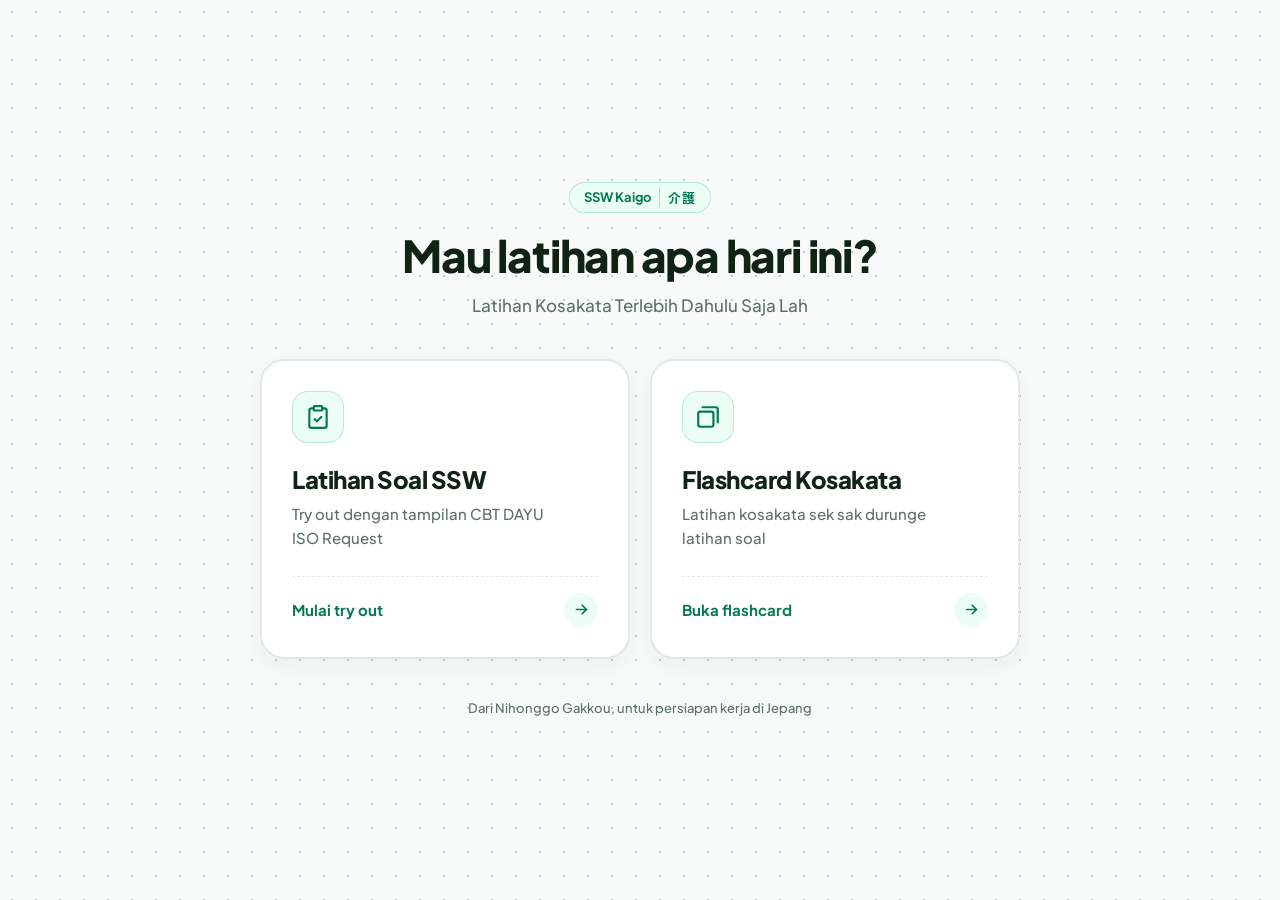
<file: index.html>
<!DOCTYPE html>
<html lang="id">
<head>
  <meta charset="UTF-8">
  <meta name="viewport" content="width=device-width, initial-scale=1, viewport-fit=cover">
  <title>SSW Kaigo | Portal Belajar</title>
  <meta name="description" content="Latihan try out CBT dan flashcard kosakata untuk persiapan ujian SSW Kaigo.">

  <link rel="preconnect" href="https://fonts.googleapis.com">
  <link rel="preconnect" href="https://fonts.gstatic.com" crossorigin>
  <link href="https://fonts.googleapis.com/css2?family=Plus+Jakarta+Sans:wght@500;600;700;800&family=Zen+Kaku+Gothic+New:wght@500;700&display=swap" rel="stylesheet">
  <link rel="stylesheet" href="style.css">
  <script src="script.js" defer></script>
</head>
<body>

  <main class="center-hub">

    <header class="hub-header">
      <span class="hub-pill">SSW Kaigo <span lang="ja" class="hub-pill-jp">介護</span></span>
      <h1 class="hub-title">Mau latihan apa hari ini?</h1>
      <p class="hub-subtitle">Latihan Kosakata Terlebih Dahulu Saja Lah</p>
    </header>

    <nav class="cards-grid" aria-label="Pilihan metode belajar">

      <a href="Tampilan 2/index.html" class="hub-card card-exam">
        <div class="card-icon-wrap" aria-hidden="true">
          <svg viewBox="0 0 24 24" fill="none" stroke="currentColor" stroke-width="2" stroke-linecap="round" stroke-linejoin="round">
            <rect x="8" y="2" width="8" height="4" rx="1"></rect>
            <path d="M16 4h2a2 2 0 0 1 2 2v14a2 2 0 0 1-2 2H6a2 2 0 0 1-2-2V6a2 2 0 0 1 2-2h2"></path>
            <path d="m9 14 2 2 4-4"></path>
          </svg>
        </div>
        <div class="card-text">
          <h2 class="card-heading">Latihan Soal SSW</h2>
          <p class="card-desc">Try out dengan tampilan CBT DAYU ISO Request</p>
        </div>
        <div class="card-action-bar">
          <span class="action-label">Mulai try out</span>
          <span class="arrow-circle" aria-hidden="true">
            <svg viewBox="0 0 24 24" fill="none" stroke="currentColor" stroke-width="2.4" stroke-linecap="round" stroke-linejoin="round">
              <path d="M5 12h14"></path>
              <path d="m13 6 6 6-6 6"></path>
            </svg>
          </span>
        </div>
      </a>

      <a href="Tampilan 1/index.html" class="hub-card card-flashcard">
        <div class="card-icon-wrap" aria-hidden="true">
          <svg viewBox="0 0 24 24" fill="none" stroke="currentColor" stroke-width="2" stroke-linecap="round" stroke-linejoin="round">
            <rect x="3" y="7" width="14" height="14" rx="2"></rect>
            <path d="M7 3h12a2 2 0 0 1 2 2v12"></path>
          </svg>
        </div>
        <div class="card-text">
          <h2 class="card-heading">Flashcard Kosakata</h2>
          <p class="card-desc">Latihan kosakata sek sak durunge latihan soal </p>
        </div>
        <div class="card-action-bar">
          <span class="action-label">Buka flashcard</span>
          <span class="arrow-circle" aria-hidden="true">
            <svg viewBox="0 0 24 24" fill="none" stroke="currentColor" stroke-width="2.4" stroke-linecap="round" stroke-linejoin="round">
              <path d="M5 12h14"></path>
              <path d="m13 6 6 6-6 6"></path>
            </svg>
          </span>
        </div>
      </a>

    </nav>

    <footer class="hub-footer">
      <p>Dari Nihonggo Gakkou, untuk persiapan kerja di Jepang</p>
    </footer>
  </main>

</body>
</html>
</file>
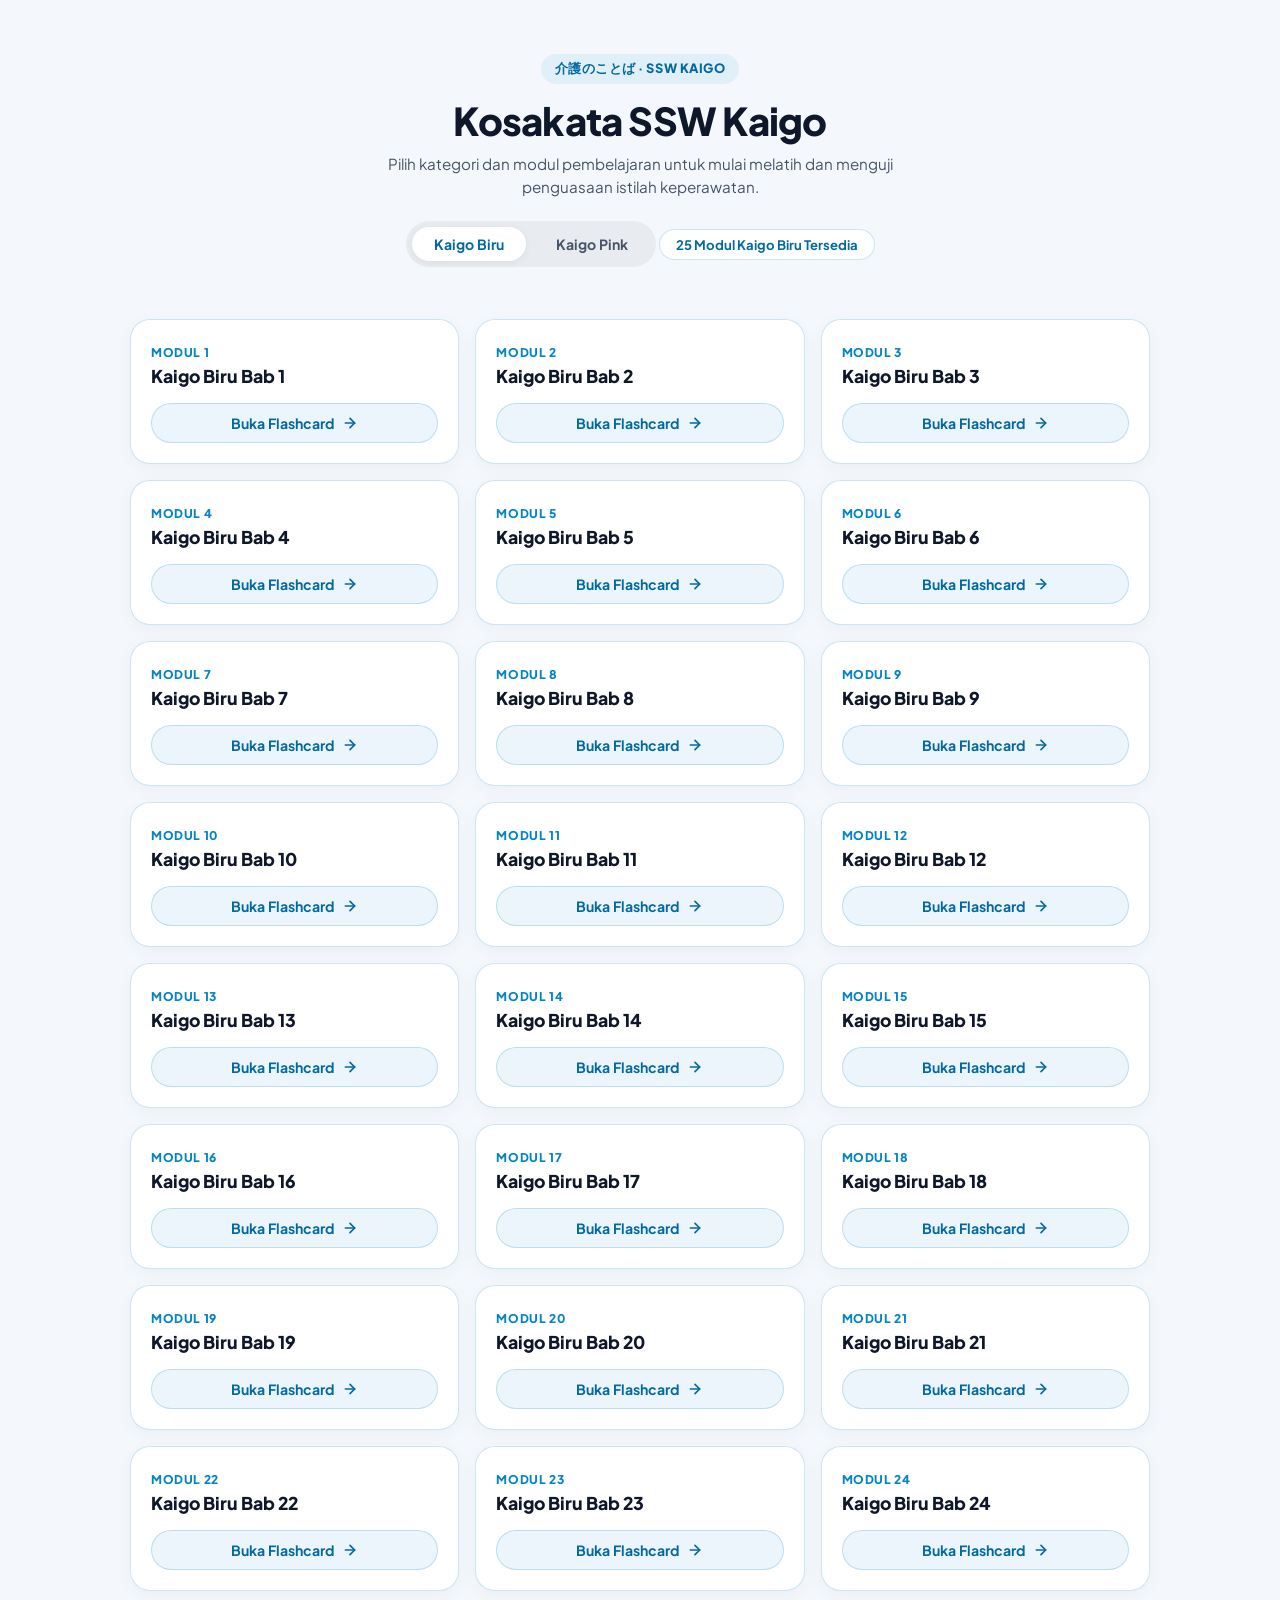
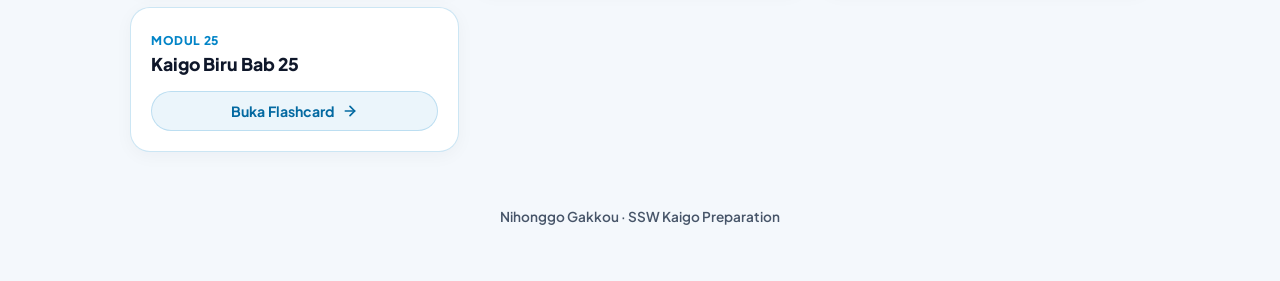
<file: Tampilan 1/index.html>
<!DOCTYPE html>
<html lang="id">
<head>
  <meta charset="UTF-8">
  <meta name="viewport" content="width=device-width, initial-scale=1.0, maximum-scale=1.0, user-scalable=no">
  <title>Kosakata SSW Kaigo — Nihonggo Gakkou</title>
  <link rel="preconnect" href="https://fonts.googleapis.com">
  <link rel="preconnect" href="https://fonts.gstatic.com" crossorigin>
  <link href="https://fonts.googleapis.com/css2?family=Plus+Jakarta+Sans:wght@500;600;700;800&family=Zen+Kaku+Gothic+New:wght@700;900&display=swap" rel="stylesheet">
  <link rel="stylesheet" href="style.css">
</head>
<body class="home-body theme-blue">

  <main class="page-container">
    <header class="hero-header">
      <div class="badge-tag">介護のことば · SSW KAIGO</div>
      <h1 class="hero-title">Kosakata SSW Kaigo</h1>
      <p class="hero-desc">Pilih kategori dan modul pembelajaran untuk mulai melatih dan menguji penguasaan istilah keperawatan.</p>
      
      <!-- Tombol Pemilihan Kategori -->
      <div class="category-switcher" role="tablist" aria-label="Kategori Kaigo">
        <button type="button" class="tab-btn active" data-type="blue" role="tab" aria-selected="true">Kaigo Biru</button>
        <button type="button" class="tab-btn" data-type="pink" role="tab" aria-selected="false">Kaigo Pink</button>
      </div>

      <div class="status-pill">
        <span id="moduleCountText">25 Modul Kaigo Biru Tersedia</span>
      </div>
    </header>

    <!-- Grid Kartu Modul -->
    <section class="module-grid" id="moduleGrid"></section>

    <footer class="main-footer">
      <span>Nihonggo Gakkou · SSW Kaigo Preparation</span>
    </footer>
  </main>

  <script src="script.js"></script>
</body>
</html>
</file>
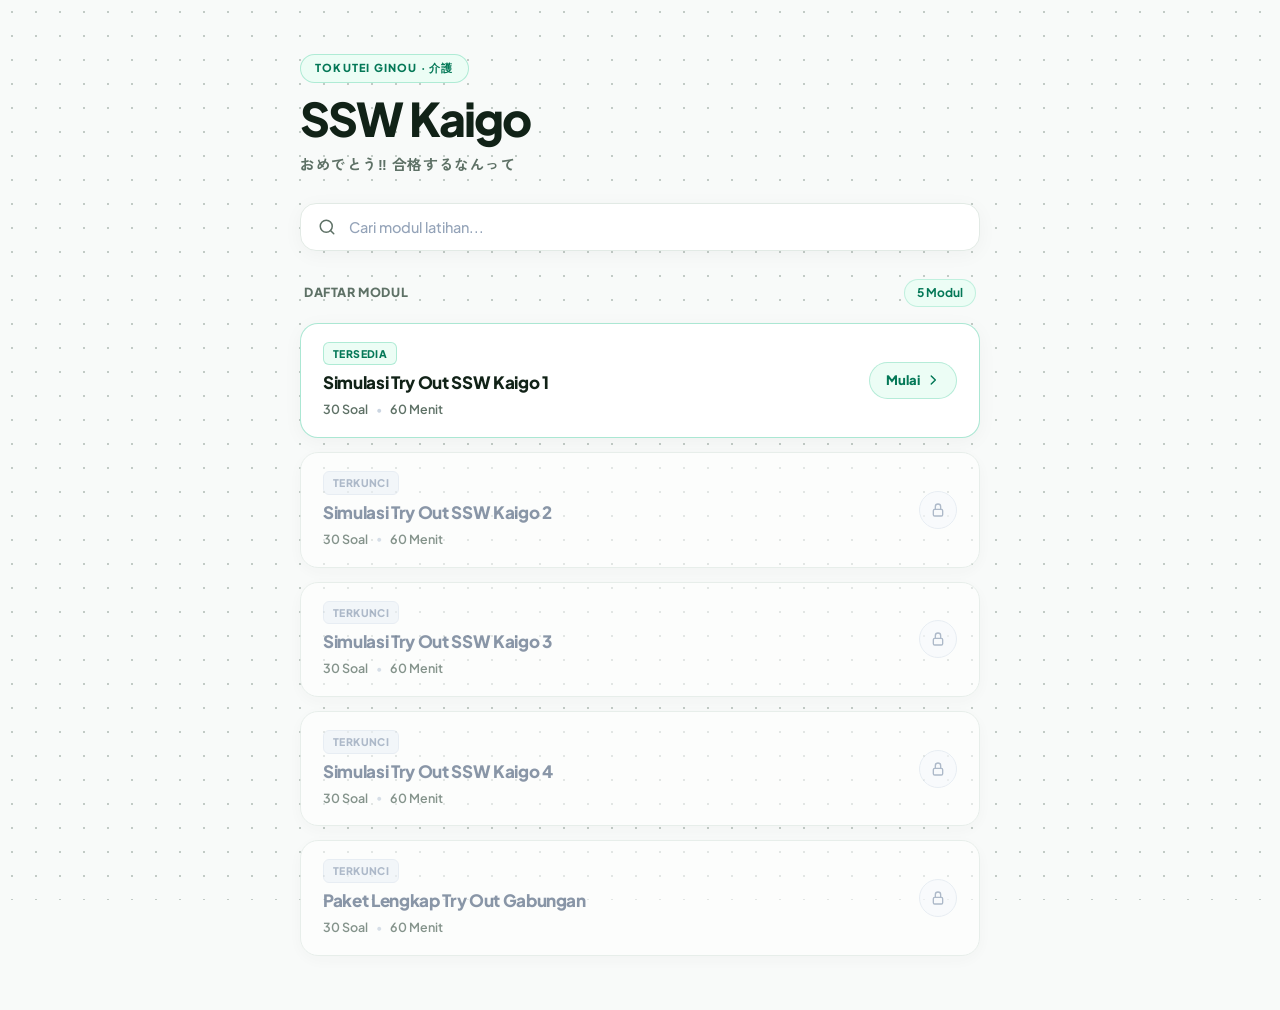
<file: Tampilan 2/index.html>
<!DOCTYPE html>
<html lang="id">
<head>
  <meta charset="UTF-8">
  <meta name="viewport" content="width=device-width, initial-scale=1.0, maximum-scale=1.0, user-scalable=no">
  <title>SSW Kaigo - Portal Ujian</title>

  <!-- Google Fonts: Plus Jakarta Sans & Zen Kaku Gothic New -->
  <link rel="preconnect" href="https://fonts.googleapis.com">
  <link rel="preconnect" href="https://fonts.gstatic.com" crossorigin>
  <link href="https://fonts.googleapis.com/css2?family=Plus+Jakarta+Sans:wght@500;600;700;800;900&family=Zen+Kaku+Gothic+New:wght@500;700;900&display=swap" rel="stylesheet">
  <link rel="stylesheet" href="style.css">
</head>
<body>

  <main class="portal-wrapper">
    <!-- Header -->
    <header class="portal-header">
      <div class="category-pill">TOKUTEI GINOU · 介護</div>
      <h1 class="main-title">SSW Kaigo</h1>
      <p class="subtitle">おめでとう‼ 合格するなんって</p>
    </header>

    <!-- Search Input -->
    <div class="search-box">
      <svg class="search-icon" viewBox="0 0 24 24" fill="none" stroke="currentColor">
        <circle cx="11" cy="11" r="8" stroke-width="2"/>
        <line x1="21" y1="21" x2="16.65" y2="16.65" stroke-width="2" stroke-linecap="round"/>
      </svg>
      <input type="text" id="searchInput" placeholder="Cari modul latihan..." autocomplete="off" spellcheck="false">
    </div>

    <!-- Cards List (Lurus ke Bawah) -->
    <section class="exercise-section">
      <div class="section-meta">
        <span class="count-label">Daftar Modul</span>
        <span class="badge-total" id="totalBadge">5 Modul</span>
      </div>

      <div class="exercise-list" id="exerciseGrid">
        <!-- Item 1: Active -->
        <article class="exercise-card active" data-title="Simulasi Try Out SSW Kaigo 1">
          <a href="Question 1/index.html" class="card-action">
            <div class="card-left">
              <div class="status-indicator available">Tersedia</div>
              <h2 class="subtext">Simulasi Try Out SSW Kaigo 1</h2>
              <div class="card-meta">
                <span class="detail-tag">30 Soal</span>
                <span class="meta-dot">&bull;</span>
                <span class="detail-tag">60 Menit</span>
              </div>
            </div>
            <div class="card-right">
              <div class="action-btn">
                <span>Mulai</span>
                <svg class="chevron-icon" viewBox="0 0 24 24" fill="none" stroke="currentColor">
                  <path stroke-linecap="round" stroke-linejoin="round" stroke-width="2.5" d="M9 5l7 7-7 7" />
                </svg>
              </div>
            </div>
          </a>
        </article>

        <!-- Item 2: Locked -->
        <article class="exercise-card locked" data-title="Simulasi Try Out SSW Kaigo 2">
          <a href="#" class="card-action">
            <div class="card-left">
              <div class="status-indicator unavailable">Terkunci</div>
              <h2 class="subtext">Simulasi Try Out SSW Kaigo 2</h2>
              <div class="card-meta">
                <span class="detail-tag">30 Soal</span>
                <span class="meta-dot">&bull;</span>
                <span class="detail-tag">60 Menit</span>
              </div>
            </div>
            <div class="card-right">
              <div class="lock-indicator">
                <svg class="lock-icon" viewBox="0 0 24 24" fill="none" stroke="currentColor">
                  <rect x="5" y="11" width="14" height="10" rx="2" stroke-width="2"/>
                  <path d="M8 11V7a4 4 0 018 0v4" stroke-width="2"/>
                </svg>
              </div>
            </div>
          </a>
        </article>

        <!-- Item 3: Locked -->
        <article class="exercise-card locked" data-title="Simulasi Try Out SSW Kaigo 3">
          <a href="#" class="card-action">
            <div class="card-left">
              <div class="status-indicator unavailable">Terkunci</div>
              <h2 class="subtext">Simulasi Try Out SSW Kaigo 3</h2>
              <div class="card-meta">
                <span class="detail-tag">30 Soal</span>
                <span class="meta-dot">&bull;</span>
                <span class="detail-tag">60 Menit</span>
              </div>
            </div>
            <div class="card-right">
              <div class="lock-indicator">
                <svg class="lock-icon" viewBox="0 0 24 24" fill="none" stroke="currentColor">
                  <rect x="5" y="11" width="14" height="10" rx="2" stroke-width="2"/>
                  <path d="M8 11V7a4 4 0 018 0v4" stroke-width="2"/>
                </svg>
              </div>
            </div>
          </a>
        </article>

        <!-- Item 4: Locked -->
        <article class="exercise-card locked" data-title="Simulasi Try Out SSW Kaigo 4">
          <a href="#" class="card-action">
            <div class="card-left">
              <div class="status-indicator unavailable">Terkunci</div>
              <h2 class="subtext">Simulasi Try Out SSW Kaigo 4</h2>
              <div class="card-meta">
                <span class="detail-tag">30 Soal</span>
                <span class="meta-dot">&bull;</span>
                <span class="detail-tag">60 Menit</span>
              </div>
            </div>
            <div class="card-right">
              <div class="lock-indicator">
                <svg class="lock-icon" viewBox="0 0 24 24" fill="none" stroke="currentColor">
                  <rect x="5" y="11" width="14" height="10" rx="2" stroke-width="2"/>
                  <path d="M8 11V7a4 4 0 018 0v4" stroke-width="2"/>
                </svg>
              </div>
            </div>
          </a>
        </article>

        <!-- Item 5: Locked -->
        <article class="exercise-card locked" data-title="Paket Lengkap Try Out Gabungan">
          <a href="#" class="card-action">
            <div class="card-left">
              <div class="status-indicator unavailable">Terkunci</div>
              <h2 class="subtext">Paket Lengkap Try Out Gabungan</h2>
              <div class="card-meta">
                <span class="detail-tag">30 Soal</span>
                <span class="meta-dot">&bull;</span>
                <span class="detail-tag">60 Menit</span>
              </div>
            </div>
            <div class="card-right">
              <div class="lock-indicator">
                <svg class="lock-icon" viewBox="0 0 24 24" fill="none" stroke="currentColor">
                  <rect x="5" y="11" width="14" height="10" rx="2" stroke-width="2"/>
                  <path d="M8 11V7a4 4 0 018 0v4" stroke-width="2"/>
                </svg>
              </div>
            </div>
          </a>
        </article>
      </div>

      <div id="noResults" class="no-results hidden">
        Modul latihan tidak ditemukan.
      </div>
    </section>
  </main>

  <div id="toast" class="toast hidden">Paket simulasi ini belum dibuka.</div>

  <script src="script.js"></script>
</body>
</html>
</file>
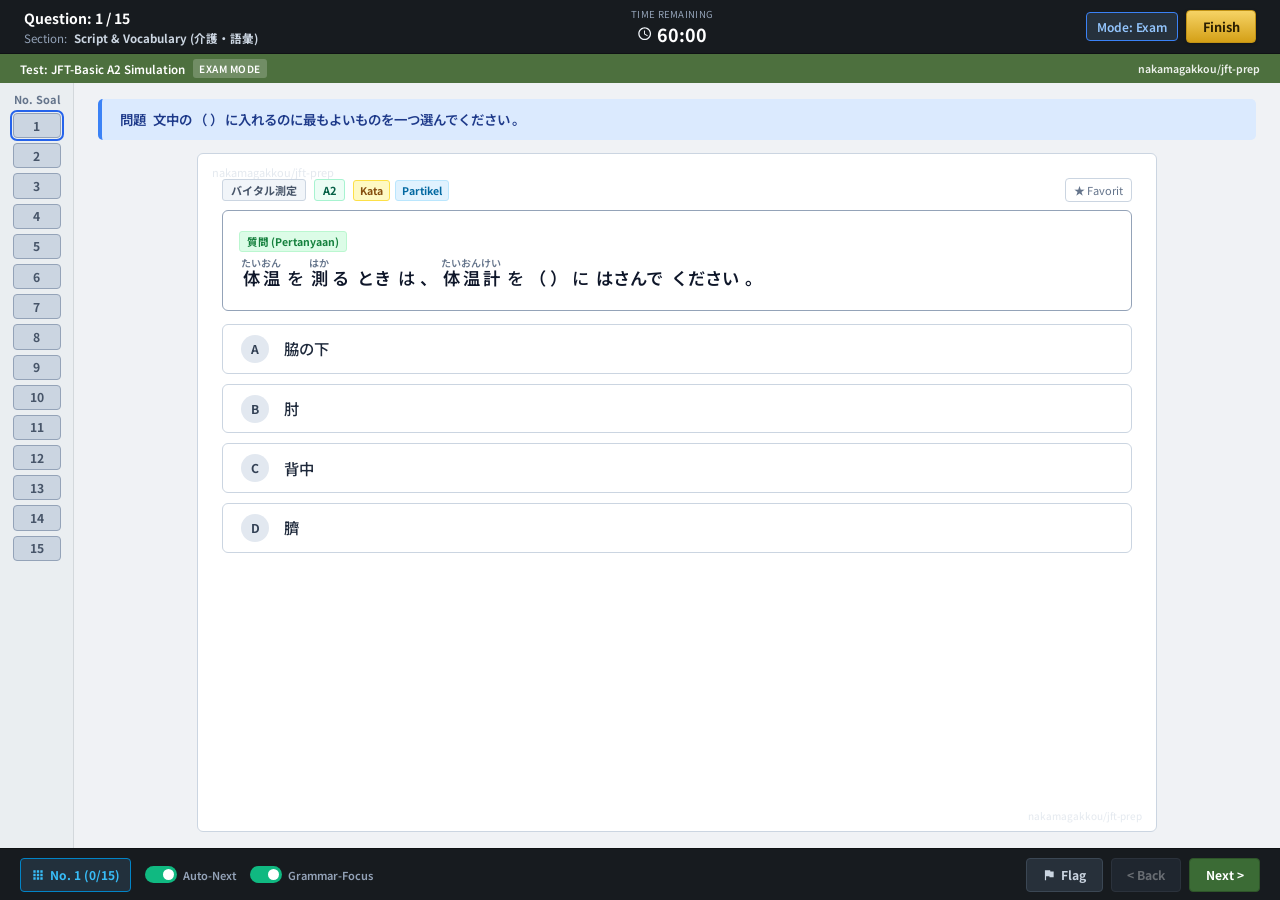
<file: Tampilan 2/Question 1/index.html>
<!DOCTYPE html>
<html lang="ja">
<head>
  <meta charset="UTF-8">
  <meta name="viewport" content="width=device-width, initial-scale=1.0, viewport-fit=cover">
  <title>nakamagakkou/jft-prep - JFT-Basic CBT & Practice</title>
  <link rel="preconnect" href="https://fonts.googleapis.com">
  <link rel="preconnect" href="https://fonts.gstatic.com" crossorigin>
  <link href="https://fonts.googleapis.com/css2?family=Noto+Sans+JP:wght@400;500;700&display=swap" rel="stylesheet">
  <link rel="stylesheet" href="style.css">
</head>
<body>

  <!-- Top Dark Header -->
  <header class="top-nav" role="banner">
    <div class="top-nav-left">
      <div class="q-label" id="topQuestionIndicator" aria-live="polite">Question: 1 / 25</div>
      <div class="section-label">
        <span>Section:</span>
        <strong id="sectionName">Script &amp; Vocabulary (介護・語彙)</strong>
      </div>
    </div>

    <div class="top-nav-center">
      <div class="timer-box" id="timerBoxWrapper" role="timer" aria-live="off">
        <span class="timer-label" id="timerModeLabel">Time Remaining</span>
        <div class="timer-display">
          <svg class="timer-icon" viewBox="0 0 24 24" fill="currentColor" aria-hidden="true">
            <path d="M12 2C6.5 2 2 6.5 2 12s4.5 10 10 10 10-4.5 10-10S17.5 2 12 2zm0 18c-4.41 0-8-3.59-8-8s3.59-8 8-8 8 3.59 8 8-3.59 8-8 8zm.5-13H11v6l5.2 3.1.8-1.3-4.5-2.7V7z"/>
          </svg>
          <span id="timerText">60:00</span>
        </div>
      </div>
    </div>

    <div class="top-nav-right">
      <button id="modeSwitchBtn" class="btn-top-mode" type="button" aria-label="Ganti mode ujian dan latihan">Mode: Exam</button>
      <button id="finishBtn" class="btn-finish" type="button" aria-label="Selesaikan ujian">Finish</button>
    </div>
  </header>

  <!-- Green Sub-header -->
  <div class="sub-bar" role="region" aria-label="Status Sesi Ujian">
    <div class="sub-bar-left">
      <span class="test-title" id="testTitleText">Test: JFT-Basic A2 Simulation</span>
      <span class="mode-badge" id="currentModeBadge">EXAM MODE</span>
    </div>
    <span class="site-tag">nakamagakkou/jft-prep</span>
  </div>

  <!-- Notification Banner -->
  <div id="sessionBanner" class="session-banner hidden" role="alert">
    <span id="sessionBannerMsg">Ada sesi ujian yang belum selesai tersimpan di browser ini.</span>
    <div class="banner-actions">
      <button id="bannerResumeBtn" class="btn-banner primary" type="button">Lanjutkan</button>
      <button id="bannerResetBtn" class="btn-banner secondary" type="button">Mulai Baru</button>
    </div>
  </div>

  <!-- Main Body Layout -->
  <div class="exam-body">
    <!-- Desktop Left Sidebar -->
    <aside class="sidebar-palette desktop-only" aria-label="Navigasi Nomor Soal">
      <div class="palette-header-label">No. Soal</div>
      <div class="palette-grid" id="desktopPaletteGrid" role="group">
        <!-- Rendered via JS -->
      </div>
    </aside>

    <!-- Content Workspace -->
    <main class="content-workspace" id="mainWorkspace" tabindex="-1">
      <!-- Instruction Strip -->
      <div class="instruction-bar" id="instructionText">
        問題 文中の（ ）に入れるのに最もよいものを一つ選んでください。
      </div>

      <!-- Question Card Area -->
      <section class="question-container" aria-label="Lembar Soal">
        <div class="watermark-bg" aria-hidden="true">nakamagakkou/jft-prep</div>

        <!-- Meta info -->
        <div class="question-meta-row" id="questionMetaRow">
          <span class="meta-tag category" id="questionCategoryTag">介護・語彙</span>
          <span class="meta-tag difficulty" id="questionDifficultyTag">A2</span>
          <div class="legend-spotlight desktop-only">
            <span class="spot-legend-chip chip-vocab">Kata</span>
            <span class="spot-legend-chip chip-particle">Partikel</span>
          </div>
          <button id="bookmarkBtn" class="btn-bookmark" type="button" title="Simpan ke favorit/ragu latihan" aria-label="Tandai favorit">★ Favorit</button>
        </div>

        <!-- Audio Player Block -->
        <div id="audioPlayerBlock" class="audio-player-block hidden">
          <div class="audio-controls">
            <button id="btnPlayAudio" class="btn-audio" type="button" aria-label="Putar audio soal">
              <svg class="audio-icon" viewBox="0 0 24 24" fill="currentColor"><path d="M8 5v14l11-7z"/></svg>
              <span>Play Audio</span>
            </button>
            <span class="audio-status" id="audioStatusText">Siap diputar</span>
          </div>
          <audio id="questionAudioEl" preload="none"></audio>
        </div>

        <!-- Passage Container (Cerita / Percakapan Terpisah) -->
        <div class="passage-box hidden" id="passageBox">
          <div class="passage-badge">会話・場面 (Konteks / Percakapan)</div>
          <div class="passage-content" id="passageContent"></div>
        </div>

        <!-- Specific Question Container -->
        <div class="question-text-box">
          <div class="question-badge">質問 (Pertanyaan)</div>
          <div class="question-text" id="questionText">読み込み中...</div>
        </div>

        <!-- Options Container -->
        <div class="options-group" id="optionsContainer" role="radiogroup" aria-label="Pilihan Jawaban">
          <!-- Rendered via JS -->
        </div>

        <!-- Explanation Block -->
        <div id="explanationContainer" class="explanation-box hidden" aria-live="polite">
          <div class="exp-header">
            <strong>解説 (Pembahasan &amp; Terjemahan)</strong>
            <span class="exp-status-pill" id="expStatusPill">Benar</span>
          </div>
          <div class="exp-body" id="expBodyContent"></div>
        </div>

        <div class="watermark-footer" aria-hidden="true">nakamagakkou/jft-prep</div>
      </section>
    </main>
  </div>

  <!-- Bottom Navigation Bar -->
  <footer class="bottom-bar" role="contentinfo">
    <div class="bottom-left">
      <button id="mobilePaletteToggle" class="btn-action btn-mobile-palette mobile-only" type="button" aria-haspopup="dialog">
        <svg class="grid-icon" viewBox="0 0 24 24" fill="currentColor" aria-hidden="true">
          <path d="M4 4h4v4H4V4zm6 0h4v4h-4V4zm6 0h4v4h-4V4zM4 10h4v4H4v-4zm6 0h4v4h-4v-4zm6 0h4v4h-4v-4zM4 16h4v4H4v-4zm6 0h4v4h-4v-4zm6 0h4v4h-4v-4z"/>
        </svg>
        <span id="mobileProgressLabel">No. 1 (0/25)</span>
      </button>

      <label class="switch-container" title="Pindah otomatis ke soal berikutnya setelah memilih opsi">
        <input type="checkbox" id="autoAdvanceToggle" checked>
        <span class="slider"></span>
        <span class="switch-label">Auto-Next</span>
      </label>

      <label class="switch-container" title="Aktifkan sorot fokus kata & partikel saat kursor mouse diarahkan">
        <input type="checkbox" id="spotlightToggle" checked>
        <span class="slider"></span>
        <span class="switch-label">Grammar-Focus</span>
      </label>
    </div>

    <div class="bottom-right">
      <button id="flagBtn" class="btn-action btn-flag" type="button" title="Tandai untuk ditinjau nanti (Flag)">
        <svg class="flag-icon" viewBox="0 0 24 24" fill="currentColor" aria-hidden="true">
          <path d="M14.4 6L14 4H5v17h2v-7h5.6l.4 2h7V6h-5.6z"/>
        </svg>
        <span class="action-btn-text">Flag</span>
      </button>

      <button id="backBtn" class="btn-action btn-nav" type="button" aria-label="Soal sebelumnya">&lt; Back</button>
      <button id="nextBtn" class="btn-action btn-nav btn-next" type="button" aria-label="Soal berikutnya">Next &gt;</button>
    </div>
  </footer>

  <!-- Drawer Bottom Sheet untuk Layar HP -->
  <div id="mobileDrawerOverlay" class="drawer-overlay hidden" role="dialog" aria-modal="true" aria-labelledby="drawerTitle">
    <div class="drawer-sheet">
      <div class="drawer-header">
        <div class="drawer-title-group">
          <h4 id="drawerTitle">Daftar Nomor Soal</h4>
          <span class="drawer-subtitle" id="drawerStatsText">0/25 Terisi</span>
        </div>
        <button id="closeDrawerBtn" class="btn-close-drawer" type="button" aria-label="Tutup daftar nomor">&times;</button>
      </div>

      <div class="drawer-legend">
        <div class="legend-item"><span class="dot answered"></span> Terisi</div>
        <div class="legend-item"><span class="dot flagged"></span> Ragu / Flag</div>
        <div class="legend-item"><span class="dot empty"></span> Kosong</div>
      </div>

      <div class="drawer-grid" id="mobilePaletteGrid">
        <!-- Rendered via JS -->
      </div>
    </div>
  </div>

  <!-- Modal Konfirmasi Selesai -->
  <div id="finishModal" class="modal-overlay hidden" role="dialog" aria-modal="true" aria-labelledby="finishModalTitle">
    <div class="modal-card">
      <h3 class="modal-title" id="finishModalTitle">セクション終了の確認</h3>
      <p class="modal-desc">Apakah Anda yakin ingin mengakhiri sesi dan melihat evaluasi hasil nilai?</p>
      
      <div class="modal-stats">
        <div class="stat-item">
          <span class="stat-label">解答済み (Terjawab)</span>
          <span class="stat-value answered" id="modalAnsweredCount">0</span>
        </div>
        <div class="stat-item">
          <span class="stat-label">未解答 (Kosong)</span>
          <span class="stat-value unanswered" id="modalUnansweredCount">0</span>
        </div>
        <div class="stat-item">
          <span class="stat-label">フラグ (Ragu)</span>
          <span class="stat-value flagged" id="modalFlaggedCount">0</span>
        </div>
      </div>

      <div class="modal-actions">
        <button id="modalCancelBtn" class="btn-modal btn-modal-secondary" type="button">Kembali ke Soal</button>
        <button id="modalConfirmBtn" class="btn-modal btn-modal-primary" type="button">Selesai &amp; Nilai</button>
      </div>
    </div>
  </div>

  <!-- Modal Konfirmasi Ganti Mode -->
  <div id="modeConfirmModal" class="modal-overlay hidden" role="dialog" aria-modal="true" aria-labelledby="modeModalTitle">
    <div class="modal-card">
      <h3 class="modal-title" id="modeModalTitle">Ganti Mode Pembelajaran</h3>
      <p class="modal-desc" id="modeConfirmDesc">Mengganti mode akan mereset lembar jawaban saat ini. Lanjutkan?</p>
      <div class="modal-actions">
        <button id="modeCancelBtn" class="btn-modal btn-modal-secondary" type="button">Batal</button>
        <button id="modeProceedBtn" class="btn-modal btn-modal-primary" type="button">Ya, Ganti Mode</button>
      </div>
    </div>
  </div>

  <!-- Modal Hasil & Nilai Akhir -->
  <div id="resultModal" class="modal-overlay hidden" role="dialog" aria-modal="true" aria-labelledby="resultModalTitle">
    <div class="modal-card result-card">
      <h3 class="modal-title" id="resultModalTitle">試験結果 (Simulated Result)</h3>
      <p class="result-notice">*Nilai ini adalah simulasi latihan lokal, bukan sertifikasi resmi JFT-Basic.</p>
      
      <div class="score-circle">
        <span id="scoreTotalVal">0</span>
        <small id="scoreMaxVal">/ 50 点</small>
      </div>

      <p id="resultFeedback" class="result-feedback"></p>

      <div class="result-stats-grid">
        <div class="result-stat-box stat-correct">
          <span class="label">正解 (Benar)</span>
          <strong id="resCorrectCount">0</strong>
        </div>
        <div class="result-stat-box stat-wrong">
          <span class="label">不正解 (Salah)</span>
          <strong id="resWrongCount">0</strong>
        </div>
        <div class="result-stat-box stat-empty">
          <span class="label">未解答 (Kosong)</span>
          <strong id="resEmptyCount">0</strong>
        </div>
        <div class="result-stat-box stat-score">
          <span class="label">得点率</span>
          <strong id="resPercentage">0%</strong>
        </div>
      </div>

      <!-- Kategori Breakdown -->
      <div class="category-analysis-box" id="categoryAnalysisBox">
        <div class="breakdown-title">Analisis per Kategori Materi</div>
        <div class="cat-list" id="categoryProgressList"></div>
      </div>

      <div class="result-breakdown-box">
        <div class="breakdown-title">Daftar Hasil Nomor (Klik nomor untuk meninjau pembahasan)</div>
        <div class="result-grid" id="resultGridList"></div>
      </div>

      <div class="modal-actions modal-actions-stacked">
        <button id="btnReviewAll" class="btn-modal btn-modal-secondary" type="button">Tinjau Pembahasan Soal</button>
        <button id="btnRetryWrong" class="btn-modal btn-modal-warning" type="button">Ulangi Soal yang Salah</button>
        <button id="btnRestart" class="btn-modal btn-modal-primary" type="button">Mulai Ujian Baru</button>
      </div>
    </div>
  </div>

  <script src="script.js"></script>
</body>
</html>
</file>
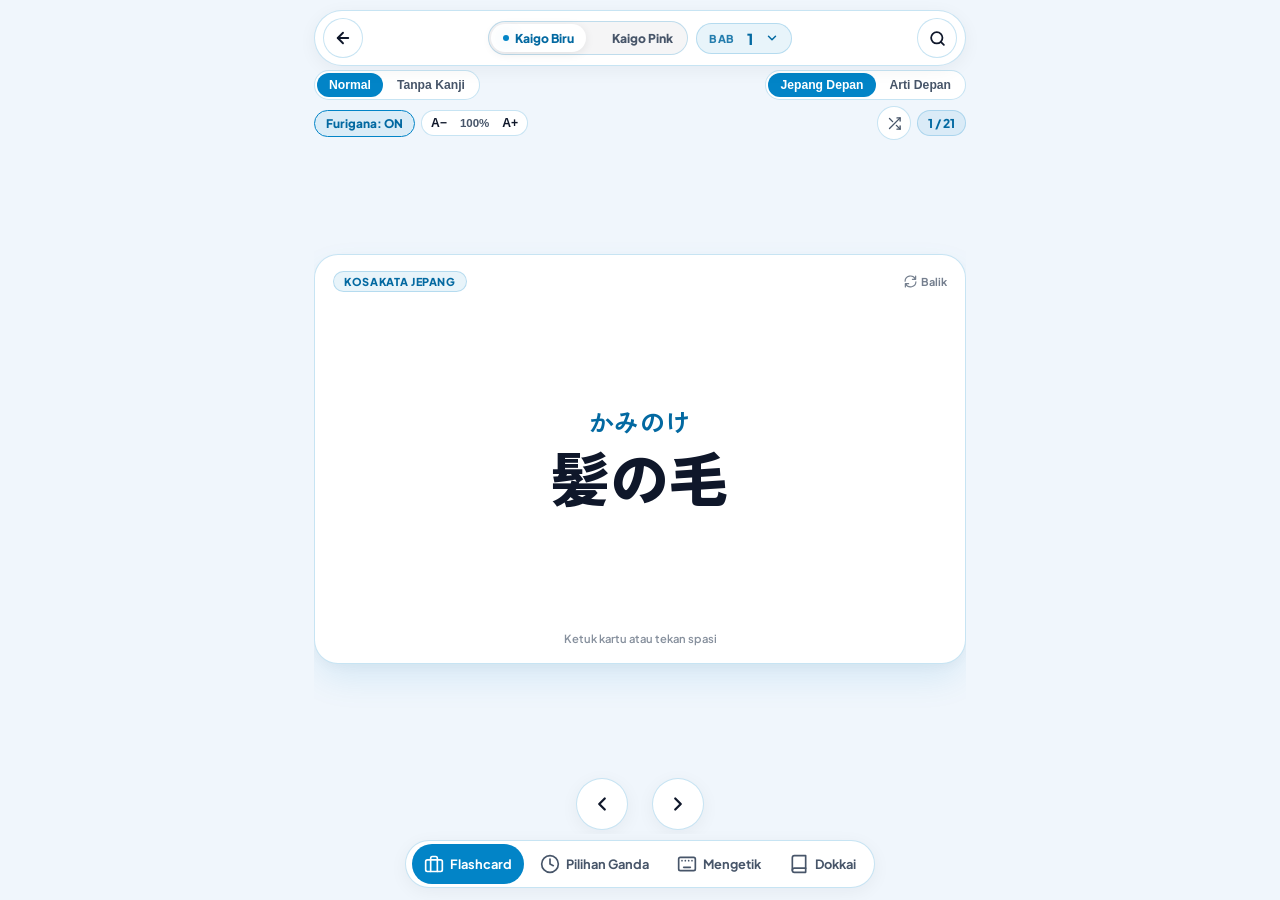
<file: Tampilan 1/Bab/flashcard/index.html>
<!DOCTYPE html>
<html lang="id">
<head>
  <meta charset="UTF-8">
  <meta name="viewport" content="width=device-width, initial-scale=1.0, maximum-scale=1.0, user-scalable=no">
  <title>Belajar SSW Kaigo — Nihonggo Gakkou</title>
  <link rel="preconnect" href="https://fonts.googleapis.com">
  <link rel="preconnect" href="https://fonts.gstatic.com" crossorigin>
  <link href="https://fonts.googleapis.com/css2?family=Plus+Jakarta+Sans:wght@500;600;700;800;900&family=Zen+Kaku+Gothic+New:wght@600;700;900&family=Noto+Sans+JP:wght@600;700;900&display=swap" rel="stylesheet">
  <link rel="stylesheet" href="style.css">
</head>
<body class="fc-body theme-blue">

  <div class="fc-app-container">
    <!-- Topbar Kaigo Modern -->
    <header class="fc-topbar">
      <div class="fc-bar-content">
        <!-- Sisi Kiri: Tombol Back -->
        <div class="fc-bar-side fc-bar-left">
          <a href="../../index.html" class="fc-icon-btn btn-press" title="Kembali ke Menu Utama" aria-label="Kembali">
            <svg width="18" height="18" viewBox="0 0 24 24" fill="none" stroke="currentColor" stroke-width="2.5" stroke-linecap="round" stroke-linejoin="round">
              <line x1="19" y1="12" x2="5" y2="12"></line>
              <polyline points="12 19 5 12 12 5"></polyline>
            </svg>
          </a>
        </div>

        <!-- Tengah: Switcher Kategori & Selector Bab Interaktif -->
        <div class="fc-bar-center">
          <div class="header-nav-cluster">
            <!-- Toggle Kategori Modern -->
            <div class="category-pill-wrap" role="group" aria-label="Pilih Kategori">
              <button type="button" id="tabCatBlue" class="category-chip-btn active btn-press" data-type="blue">
                <span class="chip-glow-dot"></span>
                <span>Kaigo Biru</span>
              </button>
              <button type="button" id="tabCatPink" class="category-chip-btn btn-press" data-type="pink">
                <span class="chip-glow-dot"></span>
                <span>Kaigo Pink</span>
              </button>
            </div>

            <!-- Trigger Panel Bab Interaktif -->
            <button type="button" id="btnChapterTrigger" class="chapter-trigger-card btn-press" aria-expanded="false" aria-haspopup="dialog" title="Pilih Bab Pembelajaran">
              <span class="chapter-prefix">BAB</span>
              <span class="chapter-active-num" id="currentChapterLabel">1</span>
              <svg class="chevron-indicator" width="14" height="14" viewBox="0 0 24 24" fill="none" stroke="currentColor" stroke-width="2.5" stroke-linecap="round" stroke-linejoin="round">
                <polyline points="6 9 12 15 18 9"></polyline>
              </svg>
            </button>
          </div>
        </div>

        <!-- Sisi Kanan: Tombol Search -->
        <div class="fc-bar-side fc-bar-right">
          <button id="btnSearchTrigger" class="fc-icon-btn btn-press" aria-label="Buka Pencarian" title="Cari kosakata">
            <svg width="17" height="17" viewBox="0 0 24 24" fill="none" stroke="currentColor" stroke-width="2.5" stroke-linecap="round" stroke-linejoin="round">
              <circle cx="11" cy="11" r="8"></circle>
              <line x1="21" y1="21" x2="16.65" y2="16.65"></line>
            </svg>
          </button>
        </div>
      </div>
    </header>

    <!-- Notifikasi Data -->
    <div id="dataNotice" class="fc-notice" hidden></div>

    <!-- Main Stage -->
    <main class="fc-main-stage">
      
      <!-- MODE 1: FLASHCARD -->
      <section id="view-flashcard" class="study-pane active">
        <!-- Toolbar Baris 1: Pilihan Mode Normal/Tanpa Kanji & Sisi Depan -->
        <div class="fc-toolbar-primary">
          <div class="fc-pill-toggle">
            <button id="btnModeNormal" class="fc-toggle-item btn-press active" type="button">Normal</button>
            <button id="btnModeNoKanji" class="fc-toggle-item btn-press" type="button">Tanpa Kanji</button>
          </div>
          <div class="fc-pill-toggle">
            <button id="btnKanjiFirst" class="fc-toggle-item btn-press active" type="button">Jepang Depan</button>
            <button id="btnArtiFirst" class="fc-toggle-item btn-press" type="button">Arti Depan</button>
          </div>
        </div>

        <!-- Toolbar Baris 2: Ukuran Font Belakang, Toggle Furigana, Shuffle, Counter -->
        <div class="fc-toolbar-secondary">
          <div class="fc-action-group">
            <button id="btnToggleFurigana" class="fc-pill-btn btn-press active" type="button" title="Tampilkan/Sembunyikan Furigana">
              <span>Furigana: ON</span>
            </button>
            
            <!-- Pengaturan Ukuran Teks (Khusus Sisi Belakang) -->
            <div class="font-size-stepper" title="Ukuran Font Sisi Belakang">
              <button id="btnFontDec" class="stepper-btn btn-press" title="Kecilkan Teks Belakang" aria-label="Kecilkan Teks">A−</button>
              <button id="btnFontReset" class="stepper-btn-label btn-press" title="Reset Ukuran" aria-label="Reset Ukuran">100%</button>
              <button id="btnFontInc" class="stepper-btn btn-press" title="Perbesar Teks Belakang" aria-label="Perbesar Teks">A+</button>
            </div>
          </div>

          <div class="fc-action-group">
            <button id="btnShuffle" class="fc-icon-btn-small btn-press" title="Acak Urutan Kartu" aria-label="Acak Kartu">
              <svg width="15" height="15" viewBox="0 0 24 24" fill="none" stroke="currentColor" stroke-width="2.2" stroke-linecap="round" stroke-linejoin="round">
                <polyline points="16 3 21 3 21 8"></polyline>
                <line x1="4" y1="20" x2="21" y2="3"></line>
                <polyline points="21 16 21 21 16 21"></polyline>
                <line x1="15" y1="15" x2="21" y2="21"></line>
                <line x1="4" y1="4" x2="9" y2="9"></line>
              </svg>
            </button>
            <div class="fc-counter-badge" id="cardCounter">0 / 0</div>
          </div>
        </div>

        <!-- Kartu 3D -->
        <div class="fc-card-stage">
          <div class="fc-card" id="flashcard" tabindex="0" role="button" aria-label="Tekan spasi atau klik untuk membalik kartu">
            <!-- Sisi Depan -->
            <div class="fc-card-face fc-face-front">
              <div class="fc-face-header">
                <span class="fc-face-pill" id="frontLabel">KOSAKATA</span>
                <span class="fc-flip-badge">
                  <svg width="13" height="13" viewBox="0 0 24 24" fill="none" stroke="currentColor" stroke-width="2.2" stroke-linecap="round" stroke-linejoin="round">
                    <path d="M21.5 2v6h-6M2.5 22v-6h6M2 11.5a10 10 0 0 1 18.8-4.3M22 12.5a10 10 0 0 1-18.8 4.2"/>
                  </svg>
                  <span>Balik</span>
                </span>
              </div>

              <div class="fc-card-content fc-center-stage">
                <div class="fc-ruby-reading jp-font" id="frontFurigana"></div>
                <div class="fc-text-front jp-font" id="frontText">-</div>
              </div>

              <div class="fc-face-footer">
                <span class="fc-tap-cue">Ketuk kartu atau tekan spasi</span>
              </div>
            </div>

            <!-- Sisi Belakang -->
            <div class="fc-card-face fc-face-back">
              <div class="fc-face-header">
                <span class="fc-face-pill fc-pill-alt" id="backLabel">ARTI</span>
                <span class="fc-flip-badge">
                  <svg width="13" height="13" viewBox="0 0 24 24" fill="none" stroke="currentColor" stroke-width="2.2" stroke-linecap="round" stroke-linejoin="round">
                    <path d="M21.5 2v6h-6M2.5 22v-6h6M2 11.5a10 10 0 0 1 18.8-4.3M22 12.5a10 10 0 0 1-18.8 4.2"/>
                  </svg>
                  <span>Balik</span>
                </span>
              </div>

              <div class="fc-card-content fc-center-stage">
                <div class="fc-back-reading jp-font" id="backFurigana"></div>
                <div class="fc-back-main" id="backMainText">-</div>
              </div>

              <div class="fc-face-footer">
                <span class="fc-tap-cue">Ketuk kartu atau tekan spasi</span>
              </div>
            </div>
          </div>
        </div>

        <!-- Tombol Navigasi Bawah Kartu -->
        <div class="fc-bottom-nav">
          <button id="btnPrev" class="fc-nav-btn btn-press" aria-label="Sebelumnya" title="Sebelumnya (←)">
            <svg width="22" height="22" viewBox="0 0 24 24" fill="none" stroke="currentColor" stroke-width="2.5" stroke-linecap="round" stroke-linejoin="round">
              <polyline points="15 18 9 12 15 6"></polyline>
            </svg>
          </button>
          <button id="btnNext" class="fc-nav-btn btn-press" aria-label="Selanjutnya" title="Selanjutnya (→)">
            <svg width="22" height="22" viewBox="0 0 24 24" fill="none" stroke="currentColor" stroke-width="2.5" stroke-linecap="round" stroke-linejoin="round">
              <polyline points="9 18 15 12 9 6"></polyline>
            </svg>
          </button>
        </div>
      </section>

      <!-- MODE 2: PILIHAN GANDA -->
      <section id="view-mc" class="study-pane">
        <div class="quiz-top-info">
          <div class="quiz-info-pill">
            <span class="quiz-info-dot"></span>
            <span id="mcCounter">Soal 1 / 10</span>
          </div>
          <div class="quiz-score-pill">
            <span class="score-label">Skor</span>
            <span class="score-val" id="mcScore">0</span>
          </div>
        </div>

        <div class="quiz-number-tracker-wrap">
          <div class="quiz-number-tracker" id="mcTracker"></div>
        </div>

        <div class="quiz-card-box">
          <div class="quiz-vocab-japanese jp-font" id="mcQuestionText">-</div>
          <div class="quiz-vocab-sub jp-font" id="mcQuestionSub"></div>
        </div>

        <div class="options-container" id="mcOptions"></div>
        <div class="feedback-text" id="mcFeedback"></div>
        <button id="btnMcNext" class="btn-wide-action btn-press" disabled>Lanjut</button>
      </section>

      <!-- MODE 3: MENGETIK -->
      <section id="view-typing" class="study-pane">
        <div class="quiz-top-info">
          <div class="quiz-info-pill">
            <span class="quiz-info-dot"></span>
            <span id="typingCounter">Soal 1 / 10</span>
          </div>
          <div class="quiz-score-pill">
            <span class="score-label">Skor</span>
            <span class="score-val" id="typingScore">0</span>
          </div>
        </div>

        <div class="quiz-number-tracker-wrap">
          <div class="quiz-number-tracker" id="typingTracker"></div>
        </div>

        <div class="quiz-card-box">
          <div class="quiz-vocab-japanese jp-font" id="typingQuestionText">-</div>
          <div class="quiz-vocab-sub jp-font" id="typingQuestionSub"></div>
        </div>

        <div class="typing-input-wrap">
          <input type="text" id="typingInput" class="typing-field" placeholder="Ketik arti bahasa Indonesia..." autocomplete="off">
          <button id="btnTypingCheck" class="btn-action-small btn-press">Cek</button>
        </div>
        <div class="feedback-text" id="typingFeedback"></div>
        <button id="btnTypingNext" class="btn-wide-action btn-press" disabled>Lanjut</button>
      </section>

      <!-- MODE 4: DOKKAI -->
      <section id="view-dokkai" class="study-pane">
        <div class="dokkai-wrapper">
          <div class="dokkai-top">
            <div class="dokkai-heading-wrap">
              <span class="dokkai-badge">DOKKAI</span>
              <h2 class="dokkai-heading" id="dokkaiTitle">会話</h2>
            </div>
            <div class="dokkai-zoom-tools">
              <button id="btnDokkaiOut" class="fc-zoom-btn btn-press" title="Kecilkan Teks">−</button>
              <span id="dokkaiZoomVal" class="fc-zoom-val">100%</span>
              <button id="btnDokkaiIn" class="fc-zoom-btn btn-press" title="Perbesar Teks">+</button>
            </div>
          </div>
          <div class="dokkai-scrollbox">
            <article class="dokkai-text jp-font" id="dokkaiContent"></article>
          </div>
        </div>
      </section>

      <!-- VIEW HASIL KUIS -->
      <section id="view-result" class="study-pane">
        <div class="result-card">
          <div class="result-circle" id="resultRing">
            <span id="resultPercent">0%</span>
          </div>
          <h2 class="result-title">Selesai</h2>
          <p class="result-subtitle" id="resultScoreText">Skor: 0 / 0</p>
          <div class="result-btn-row">
            <button id="btnRetryQuiz" class="btn-wide-action btn-press">Ulangi</button>
            <button id="btnBackToCards" class="btn-secondary-action btn-press">Kembali ke Kartu</button>
          </div>
        </div>
      </section>

    </main>

    <!-- Bottom Dock Menu -->
    <nav class="fc-dock">
      <div class="fc-dock-capsule">
        <button class="dock-btn active btn-press" data-mode="flashcard" title="Flashcard">
          <svg width="20" height="20" viewBox="0 0 24 24" fill="none" stroke="currentColor" stroke-width="2" stroke-linecap="round" stroke-linejoin="round">
            <rect x="2" y="7" width="20" height="14" rx="2" ry="2"></rect>
            <path d="M16 21V5a2 2 0 0 0-2-2h-4a2 2 0 0 0-2 2v16"></path>
          </svg>
          <span class="dock-label">Flashcard</span>
        </button>

        <button class="dock-btn btn-press" data-mode="mc" title="Pilihan Ganda">
          <svg width="20" height="20" viewBox="0 0 24 24" fill="none" stroke="currentColor" stroke-width="2" stroke-linecap="round" stroke-linejoin="round">
            <circle cx="12" cy="12" r="10"></circle>
            <polyline points="12 6 12 12 16 14"></polyline>
          </svg>
          <span class="dock-label">Pilihan Ganda</span>
        </button>

        <button class="dock-btn btn-press" data-mode="typing" title="Mengetik">
          <svg width="20" height="20" viewBox="0 0 24 24" fill="none" stroke="currentColor" stroke-width="2" stroke-linecap="round" stroke-linejoin="round">
            <rect x="2" y="4" width="20" height="16" rx="2" ry="2"></rect>
            <line x1="6" y1="8" x2="6.01" y2="8"></line>
            <line x1="10" y1="8" x2="10.01" y2="8"></line>
            <line x1="14" y1="8" x2="14.01" y2="8"></line>
            <line x1="18" y1="8" x2="18.01" y2="8"></line>
            <line x1="8" y1="16" x2="16" y2="16"></line>
          </svg>
          <span class="dock-label">Mengetik</span>
        </button>

        <button class="dock-btn btn-press" data-mode="dokkai" title="Dokkai">
          <svg width="20" height="20" viewBox="0 0 24 24" fill="none" stroke="currentColor" stroke-width="2" stroke-linecap="round" stroke-linejoin="round">
            <path d="M4 19.5A2.5 2.5 0 0 1 6.5 17H20"></path>
            <path d="M6.5 2H20v20H6.5A2.5 2.5 0 0 1 4 19.5v-15A2.5 2.5 0 0 1 6.5 2z"></path>
          </svg>
          <span class="dock-label">Dokkai</span>
        </button>
      </div>
    </nav>
  </div>

  <!-- PANEL / DRAWER NAVIGATOR BAB MODERN (MODAL & BOTTOM SHEET) -->
  <div id="chapterDrawer" class="chapter-drawer" hidden aria-modal="true" role="dialog">
    <div class="chapter-drawer-backdrop" id="chapterDrawerBackdrop"></div>
    <div class="chapter-drawer-card">
      <div class="drawer-header">
        <div class="drawer-header-info">
          <div class="drawer-badge" id="drawerCategoryBadge">Kaigo Biru</div>
          <h3 class="drawer-title">Pilih Modul Bab</h3>
        </div>
        <button type="button" id="btnCloseChapterDrawer" class="btn-close-drawer btn-press" aria-label="Tutup Panel Bab">
          <svg width="18" height="18" viewBox="0 0 24 24" fill="none" stroke="currentColor" stroke-width="2.5" stroke-linecap="round" stroke-linejoin="round">
            <line x1="18" y1="6" x2="6" y2="18"></line>
            <line x1="6" y1="6" x2="18" y2="18"></line>
          </svg>
        </button>
      </div>

      <div class="drawer-body">
        <div class="chapter-grid-container" id="chapterGridContainer">
          <!-- Item Bab di-render otomatis melalui JavaScript -->
        </div>
      </div>
    </div>
  </div>

  <!-- MODAL PENCARIAN -->
  <div id="searchModal" class="fc-search-modal" hidden>
    <div class="fc-modal-backdrop" id="searchBackdrop"></div>
    <div class="fc-modal-dialog">
      <div class="fc-modal-search-box">
        <svg class="search-icon" width="18" height="18" viewBox="0 0 24 24" fill="none" stroke="currentColor" stroke-width="2.5" stroke-linecap="round" stroke-linejoin="round">
          <circle cx="11" cy="11" r="8"></circle>
          <line x1="21" y1="21" x2="16.65" y2="16.65"></line>
        </svg>
        <input type="text" id="navbarSearchInput" placeholder="Cari kanji / furigana / arti..." autocomplete="off" spellcheck="false">
        <button id="btnClearSearch" class="btn-clear-modal" hidden aria-label="Hapus">&times;</button>
        <button id="btnCloseSearch" class="btn-close-modal" aria-label="Tutup">Tutup</button>
      </div>
      <div id="searchDropdown" class="modal-search-results"></div>
    </div>
  </div>

  <script src="script.js"></script>
</body>
</html>
</file>
<file: style.css>
/* =========================================================
   TWO CARDS CENTER HUB : SAGE & EMERALD MODERN
   Background, warna, dan pola titik dipertahankan.
   ========================================================= */

:root {
  --bg: #F8FAF9;
  --surface: #FFFFFF;
  --ink: #112217;
  --dim: #5E7166;
  --primary: #10B981;
  --primary-dark: #047857;
  --primary-light: #ECFDF5;
  --primary-glow: rgba(16, 185, 129, 0.16);
  --border: #E2EAE5;
  --border-hover: #10B981;
  --shadow-card: 0 8px 24px rgba(17, 34, 23, 0.05);
  --shadow-hover: 0 16px 36px rgba(16, 185, 129, 0.15);
  --ease: cubic-bezier(0.2, 0.8, 0.2, 1);

  --font-sans: 'Plus Jakarta Sans', system-ui, -apple-system, 'Segoe UI', Roboto, sans-serif;
  --font-jp: 'Zen Kaku Gothic New', 'Hiragino Sans', 'Noto Sans JP', 'Yu Gothic', sans-serif;
}

*, *::before, *::after {
  box-sizing: border-box;
  margin: 0;
  padding: 0;
  -webkit-tap-highlight-color: transparent;
}

html {
  overflow-x: hidden;
  overflow-x: clip;
  -webkit-text-size-adjust: 100%;
  text-size-adjust: 100%;
}

body {
  font-family: var(--font-sans);
  background-color: var(--bg);
  color: var(--ink);
  min-height: 100vh;
  min-height: 100dvh;
  display: flex;
  align-items: center;
  justify-content: center;
  padding:
    max(32px, env(safe-area-inset-top, 0px))
    max(20px, env(safe-area-inset-right, 0px))
    max(32px, env(safe-area-inset-bottom, 0px))
    max(20px, env(safe-area-inset-left, 0px));
  -webkit-font-smoothing: antialiased;
  position: relative;
  overflow-x: hidden;
  overflow-x: clip;
}

/* Pola titik halus latar belakang (tidak diubah) */
body::before {
  content: "";
  position: fixed;
  inset: 0;
  z-index: -1;
  opacity: 0.35;
  background-image: radial-gradient(var(--dim) 0.75px, transparent 0.75px);
  background-size: 24px 24px;
  pointer-events: none;
}

/* ==================== HUB WRAPPER ==================== */
.center-hub {
  width: 100%;
  max-width: 760px;
  display: flex;
  flex-direction: column;
  align-items: center;
  gap: 40px;
  margin: auto;
}

/* ==================== HEADER ==================== */
.hub-header {
  text-align: center;
  display: flex;
  flex-direction: column;
  align-items: center;
}

.hub-pill {
  display: inline-flex;
  align-items: center;
  gap: 8px;
  font-size: 0.8125rem;
  font-weight: 700;
  color: var(--primary-dark);
  background-color: var(--primary-light);
  border: 1px solid rgba(16, 185, 129, 0.28);
  padding: 5px 14px;
  border-radius: 999px;
  margin-bottom: 18px;
}

.hub-pill-jp {
  font-family: var(--font-jp);
  font-weight: 700;
  letter-spacing: 0.08em;
  padding-left: 8px;
  border-left: 1px solid rgba(4, 120, 87, 0.25);
}

.hub-title {
  font-size: clamp(1.875rem, 1.2rem + 3vw, 2.75rem);
  font-weight: 800;
  line-height: 1.12;
  letter-spacing: -0.028em;
  color: var(--ink);
  text-wrap: balance;
  margin-bottom: 12px;
}

.hub-subtitle {
  font-size: clamp(0.95rem, 0.9rem + 0.3vw, 1.0625rem);
  line-height: 1.6;
  font-weight: 500;
  color: var(--dim);
  max-width: 44ch;
  text-wrap: pretty;
}

/* ==================== CARDS GRID ==================== */
.cards-grid {
  display: grid;
  grid-template-columns: repeat(2, minmax(0, 1fr));
  gap: 20px;
  width: 100%;
}

.hub-card {
  background: var(--surface);
  border: 2px solid var(--border);
  border-radius: 24px;
  padding: clamp(22px, 3.5vw, 30px);
  text-decoration: none;
  color: inherit;
  display: grid;
  grid-template-areas:
    "icon"
    "text"
    "action";
  grid-template-rows: auto 1fr auto;
  min-width: 0;
  min-height: 268px;
  box-shadow: var(--shadow-card);
  transition: transform 0.28s var(--ease), border-color 0.28s var(--ease), box-shadow 0.28s var(--ease);
  position: relative;
  overflow: hidden;
  touch-action: manipulation;
}

.hub-card:focus-visible {
  outline: 3px solid var(--primary);
  outline-offset: 3px;
  border-color: var(--border-hover);
}

.hub-card:active,
.hub-card.is-leaving {
  transform: scale(0.98);
  border-color: var(--border-hover);
}

/* Efek hover hanya untuk perangkat yang punya kursor,
   supaya di HP kartu tidak "nyangkut" dalam keadaan hover */
@media (hover: hover) and (pointer: fine) {
  .hub-card:hover {
    transform: translateY(-6px);
    border-color: var(--border-hover);
    box-shadow: var(--shadow-hover);
  }

  .hub-card:hover .card-icon-wrap {
    background-color: var(--primary);
    border-color: var(--primary);
    color: #FFFFFF;
  }

  .hub-card:hover .arrow-circle {
    background-color: var(--primary);
    color: #FFFFFF;
    transform: translateX(3px);
  }
}

/* Ikon */
.card-icon-wrap {
  grid-area: icon;
  width: 52px;
  height: 52px;
  border-radius: 16px;
  background-color: var(--primary-light);
  border: 1px solid rgba(16, 185, 129, 0.25);
  color: var(--primary-dark);
  display: flex;
  align-items: center;
  justify-content: center;
  margin-bottom: 22px;
  flex-shrink: 0;
  transition: background-color 0.25s ease, color 0.25s ease, border-color 0.25s ease;
}

.card-icon-wrap svg {
  width: 26px;
  height: 26px;
}

/* Teks kartu */
.card-text {
  grid-area: text;
  display: flex;
  flex-direction: column;
  gap: 8px;
  min-width: 0;
  margin-bottom: 26px;
}

.card-heading {
  font-size: clamp(1.25rem, 1.05rem + 0.8vw, 1.5rem);
  font-weight: 800;
  line-height: 1.2;
  letter-spacing: -0.02em;
  color: var(--ink);
  overflow-wrap: anywhere;
}

.card-desc {
  font-size: 0.9375rem;
  line-height: 1.6;
  font-weight: 500;
  color: var(--dim);
  max-width: 36ch;
  text-wrap: pretty;
}

/* Bar aksi */
.card-action-bar {
  grid-area: action;
  display: flex;
  align-items: center;
  justify-content: space-between;
  gap: 12px;
  padding-top: 16px;
  border-top: 1px dashed var(--border);
}

.action-label {
  font-size: 0.9375rem;
  font-weight: 700;
  color: var(--primary-dark);
}

.arrow-circle {
  width: 34px;
  height: 34px;
  border-radius: 50%;
  background-color: var(--primary-light);
  color: var(--primary-dark);
  display: flex;
  align-items: center;
  justify-content: center;
  flex-shrink: 0;
  transition: transform 0.25s var(--ease), background-color 0.25s var(--ease), color 0.25s var(--ease);
}

.arrow-circle svg {
  width: 17px;
  height: 17px;
}

/* ==================== FOOTER ==================== */
.hub-footer {
  font-size: 0.8125rem;
  font-weight: 500;
  line-height: 1.5;
  color: var(--dim);
  text-align: center;
}

/* ==================== TABLET KECIL ==================== */
@media (max-width: 720px) {
  .cards-grid {
    gap: 16px;
  }

  .hub-card {
    min-height: 248px;
  }
}

/* ==================== HP ==================== */
@media (max-width: 640px) {
  body {
    align-items: flex-start;
    padding:
      max(28px, env(safe-area-inset-top, 0px))
      max(16px, env(safe-area-inset-right, 0px))
      max(24px, env(safe-area-inset-bottom, 0px))
      max(16px, env(safe-area-inset-left, 0px));
  }

  .center-hub {
    gap: 28px;
    padding-top: 8px;
  }

  .hub-header {
    max-width: 30rem;
  }

  .hub-pill {
    margin-bottom: 14px;
  }

  .hub-title {
    margin-bottom: 10px;
  }

  /* Kartu tersusun ke bawah, ikon di samping teks agar lebih ringkas */
  .cards-grid {
    grid-template-columns: minmax(0, 1fr);
    gap: 14px;
  }

  .hub-card {
    min-height: 0;
    padding: 18px;
    border-radius: 20px;
    grid-template-areas:
      "icon text"
      "action action";
    grid-template-columns: auto minmax(0, 1fr);
    grid-template-rows: auto auto;
    column-gap: 14px;
    align-items: start;
  }

  .card-icon-wrap {
    width: 44px;
    height: 44px;
    border-radius: 14px;
    margin-bottom: 0;
  }

  .card-icon-wrap svg {
    width: 22px;
    height: 22px;
  }

  .card-text {
    gap: 4px;
    margin-bottom: 14px;
    padding-top: 2px;
  }

  .card-heading {
    font-size: 1.125rem;
  }

  .card-desc {
    font-size: 0.875rem;
    line-height: 1.55;
    max-width: none;
  }

  .card-action-bar {
    padding-top: 12px;
  }

  .action-label {
    font-size: 0.875rem;
  }

  .arrow-circle {
    width: 30px;
    height: 30px;
  }

  .arrow-circle svg {
    width: 15px;
    height: 15px;
  }

  .hub-footer {
    font-size: 0.75rem;
    max-width: 26rem;
  }
}

/* ==================== HP SANGAT KECIL (<= 360px) ==================== */
@media (max-width: 360px) {
  body {
    padding-left: max(12px, env(safe-area-inset-left, 0px));
    padding-right: max(12px, env(safe-area-inset-right, 0px));
  }

  .hub-card {
    padding: 16px 14px;
    column-gap: 12px;
  }

  .card-icon-wrap {
    width: 40px;
    height: 40px;
    border-radius: 12px;
  }

  .card-icon-wrap svg {
    width: 20px;
    height: 20px;
  }
}

/* ==================== LAYAR PENDEK (HP LANDSCAPE) ==================== */
@media (max-height: 520px) and (min-width: 641px) {
  body {
    align-items: flex-start;
  }

  .center-hub {
    gap: 24px;
  }

  .hub-card {
    min-height: 0;
  }
}

/* ==================== KURANGI GERAKAN ==================== */
@media (prefers-reduced-motion: reduce) {
  .hub-card,
  .card-icon-wrap,
  .arrow-circle {
    transition: none;
  }

  .hub-card:hover,
  .hub-card:active,
  .hub-card.is-leaving,
  .hub-card:hover .arrow-circle {
    transform: none;
  }
}
</file>
<file: Tampilan 1/style.css>
/* ===================================================
   Tema Kaigo Biru (Default)
   =================================================== */
body.theme-blue {
  --bg: #F4F8FC;
  --surface: #FFFFFF;
  --ink: #0F172A;
  --dim: #475569;
  --accent-primary: #0284C7;
  --accent-dark: #0369A1;
  --accent-soft: rgba(2, 132, 199, 0.08);
  --border: rgba(2, 132, 199, 0.2);
  --shadow: 0 4px 18px rgba(15, 23, 42, 0.04);
}

/* ===================================================
   Tema Kaigo Pink
   =================================================== */
body.theme-pink {
  --bg: #FCF5F7;
  --surface: #FFFFFF;
  --ink: #261219;
  --dim: #6B4E59;
  --accent-primary: #EC4899;
  --accent-dark: #BE185D;
  --accent-soft: rgba(236, 72, 153, 0.08);
  --border: rgba(236, 72, 153, 0.2);
  --shadow: 0 4px 18px rgba(38, 18, 25, 0.04);
}

:root {
  --ease: cubic-bezier(0.2, 0.8, 0.2, 1);
}

*, *::before, *::after {
  box-sizing: border-box;
  margin: 0;
  padding: 0;
  -webkit-tap-highlight-color: transparent;
}

body.home-body {
  font-family: 'Plus Jakarta Sans', system-ui, -apple-system, sans-serif;
  background-color: var(--bg);
  color: var(--ink);
  min-height: 100vh;
  padding: 24px 16px 40px;
  transition: background-color 0.3s var(--ease), color 0.3s var(--ease);
}

.page-container {
  max-width: 1020px;
  margin: 0 auto;
}

.hero-header {
  text-align: center;
  padding: 30px 10px 24px;
}

.badge-tag {
  display: inline-block;
  padding: 6px 14px;
  border-radius: 999px;
  background: var(--accent-soft);
  color: var(--accent-dark);
  font-weight: 800;
  font-size: 0.8rem;
  letter-spacing: 0.04em;
  margin-bottom: 12px;
  transition: all 0.3s var(--ease);
}

.hero-title {
  font-size: clamp(1.8rem, 5vw, 2.4rem);
  font-weight: 900;
  letter-spacing: -0.02em;
  margin-bottom: 8px;
}

.hero-desc {
  font-size: 0.95rem;
  color: var(--dim);
  max-width: 520px;
  margin: 0 auto;
  line-height: 1.5;
}

/* ===================================================
   Tab Switcher Kategori
   =================================================== */
.category-switcher {
  display: inline-flex;
  gap: 8px;
  background: rgba(0, 0, 0, 0.05);
  padding: 6px;
  border-radius: 999px;
  margin-top: 22px;
}

.tab-btn {
  border: none;
  background: transparent;
  padding: 8px 22px;
  border-radius: 999px;
  font-family: inherit;
  font-size: 0.88rem;
  font-weight: 700;
  color: var(--dim);
  cursor: pointer;
  transition: all 0.25s var(--ease);
}

.tab-btn.active {
  background: var(--surface);
  color: var(--accent-dark);
  box-shadow: 0 2px 8px rgba(0, 0, 0, 0.06);
}

.status-pill {
  display: inline-flex;
  align-items: center;
  margin-top: 14px;
  padding: 6px 16px;
  background: var(--surface);
  border: 1px solid var(--border);
  border-radius: 999px;
  font-size: 0.82rem;
  font-weight: 700;
  color: var(--accent-dark);
  transition: all 0.3s var(--ease);
}

/* ===================================================
   Grid & Card Modul
   =================================================== */
.module-grid {
  display: grid;
  grid-template-columns: repeat(auto-fill, minmax(280px, 1fr));
  gap: 16px;
  margin: 28px 0 40px;
}

.module-card {
  background: var(--surface);
  border: 1.5px solid var(--border);
  border-radius: 20px;
  padding: 20px;
  box-shadow: var(--shadow);
  display: flex;
  flex-direction: column;
  justify-content: space-between;
  gap: 16px;
  transition: transform 0.2s var(--ease), border-color 0.2s var(--ease), box-shadow 0.2s var(--ease);
}

.module-card:hover {
  transform: translateY(-2px);
  border-color: var(--accent-primary);
}

.module-number {
  font-size: 0.75rem;
  font-weight: 800;
  color: var(--accent-primary);
  letter-spacing: 0.05em;
  transition: color 0.3s var(--ease);
}

.module-name {
  font-size: 1.1rem;
  font-weight: 800;
  margin-top: 4px;
}

.module-action-btn {
  display: flex;
  align-items: center;
  justify-content: center;
  gap: 8px;
  width: 100%;
  padding: 10px 16px;
  background: var(--accent-soft);
  color: var(--accent-dark);
  border: 1px solid var(--border);
  border-radius: 999px;
  text-decoration: none;
  font-size: 0.88rem;
  font-weight: 700;
  transition: all 0.2s var(--ease);
}

.module-action-btn:hover {
  background: var(--accent-primary);
  color: #FFFFFF;
  border-color: var(--accent-primary);
}

.main-footer {
  text-align: center;
  padding: 16px 0;
  color: var(--dim);
  font-size: 0.85rem;
  font-weight: 600;
}

@media (max-width: 600px) {
  .module-grid {
    grid-template-columns: 1fr;
    gap: 12px;
  }
}
</file>
<file: Tampilan 2/style.css>
/* =========================================================
   SSW KAIGO PORTAL — VERTICAL MODERN SAGE/EMERALD STYLE
   Typography: Plus Jakarta Sans & Zen Kaku Gothic New
   ========================================================= */

:root {
  --bg: #F8FAF9;
  --surface: #FFFFFF;
  --ink: #112217;
  --dim: #5E7166;
  --border: #E2EAE5;
  --primary: #10B981;
  --primary-dark: #047857;
  --primary-light: #ECFDF5;
  --primary-glow: rgba(16, 185, 129, 0.16);
  --shadow-subtle: 0 4px 20px rgba(17, 34, 23, 0.04);
  --shadow-hover: 0 10px 28px rgba(16, 185, 129, 0.12);
  --ease: cubic-bezier(0.2, 0.8, 0.2, 1);
}

*, *::before, *::after {
  box-sizing: border-box;
  margin: 0;
  padding: 0;
  -webkit-tap-highlight-color: transparent;
}

body {
  font-family: 'Plus Jakarta Sans', -apple-system, BlinkMacSystemFont, "Segoe UI", Roboto, "Zen Kaku Gothic New", sans-serif;
  background-color: var(--bg);
  color: var(--ink);
  min-height: 100vh;
  display: flex;
  justify-content: center;
  align-items: flex-start;
  padding: clamp(32px, 6vh, 64px) clamp(16px, 4vw, 24px);
  line-height: 1.5;
  -webkit-font-smoothing: antialiased;
  -moz-osx-font-smoothing: grayscale;
}

/* Pola titik halus di background */
body::before {
  content: "";
  position: fixed;
  inset: 0;
  z-index: -1;
  opacity: 0.35;
  background-image: radial-gradient(var(--dim) 0.75px, transparent 0.75px);
  background-size: 24px 24px;
  pointer-events: none;
}

.portal-wrapper {
  width: 100%;
  max-width: 680px;
  display: flex;
  flex-direction: column;
  gap: 28px;
}

/* ==================== Header ==================== */
.portal-header {
  display: flex;
  flex-direction: column;
  gap: 8px;
}

.category-pill {
  align-self: flex-start;
  background-color: var(--primary-light);
  color: var(--primary-dark);
  font-family: 'Plus Jakarta Sans', sans-serif;
  font-size: 11px;
  font-weight: 800;
  letter-spacing: 1.2px;
  padding: 5px 14px;
  border-radius: 999px;
  border: 1px solid rgba(16, 185, 129, 0.28);
  text-transform: uppercase;
}

/* Judul Utama: Bold, Rapi, & Elegan */
.main-title {
  font-family: 'Plus Jakarta Sans', sans-serif;
  font-size: clamp(2.2rem, 5vw, 2.9rem);
  font-weight: 900;
  color: var(--ink);
  letter-spacing: -0.04em;
  line-height: 1.1;
  margin-top: 2px;
}

/* Subtitle Bahasa Jepang: Proporsional & Tajam */
.subtitle {
  font-family: 'Zen Kaku Gothic New', sans-serif;
  font-size: 14.5px;
  font-weight: 700;
  color: var(--dim);
  letter-spacing: 0.04em;
  line-height: 1.6;
}

/* ==================== Search Box ==================== */
.search-box {
  width: 100%;
  position: relative;
  display: flex;
  align-items: center;
}

.search-icon {
  position: absolute;
  left: 18px;
  width: 18px;
  height: 18px;
  stroke: var(--dim);
  pointer-events: none;
  transition: stroke 0.2s ease;
}

.search-box input {
  width: 100%;
  padding: 14px 18px 14px 48px;
  font-family: 'Plus Jakarta Sans', sans-serif;
  font-size: 14.5px;
  font-weight: 600;
  color: var(--ink);
  background-color: var(--surface);
  border: 1.5px solid var(--border);
  border-radius: 16px;
  outline: none;
  box-shadow: var(--shadow-subtle);
  transition: all 0.25s var(--ease);
}

.search-box input:focus {
  border-color: var(--primary);
  box-shadow: 0 0 0 4px var(--primary-glow);
}

.search-box input:focus + .search-icon,
.search-box:focus-within .search-icon {
  stroke: var(--primary);
}

.search-box input::placeholder {
  color: #94A3B8;
  font-weight: 500;
}

/* ==================== Exercise Section ==================== */
.exercise-section {
  display: flex;
  flex-direction: column;
  gap: 16px;
}

.section-meta {
  display: flex;
  justify-content: space-between;
  align-items: center;
  padding: 0 4px;
}

.count-label {
  font-size: 12.5px;
  font-weight: 800;
  color: var(--dim);
  letter-spacing: 0.6px;
  text-transform: uppercase;
}

.badge-total {
  font-size: 12px;
  font-weight: 700;
  color: var(--primary-dark);
  background-color: var(--primary-light);
  border: 1px solid rgba(16, 185, 129, 0.2);
  padding: 4px 12px;
  border-radius: 999px;
}

/* List Selalu Lurus ke Bawah */
.exercise-list {
  display: flex;
  flex-direction: column;
  gap: 14px;
  width: 100%;
}

/* ==================== Clean Card Layout ==================== */
.exercise-card {
  background-color: var(--surface);
  border: 1.5px solid var(--border);
  border-radius: 18px;
  box-shadow: var(--shadow-subtle);
  transition: transform 0.25s var(--ease), border-color 0.25s var(--ease), box-shadow 0.25s var(--ease);
  overflow: hidden;
}

.card-action {
  display: flex;
  justify-content: space-between;
  align-items: center;
  padding: 18px 22px;
  text-decoration: none;
  color: inherit;
  width: 100%;
  gap: 16px;
}

.card-left {
  display: flex;
  flex-direction: column;
  align-items: flex-start;
  gap: 6px;
  min-width: 0;
}

.status-indicator {
  font-size: 10.5px;
  font-weight: 800;
  padding: 3px 9px;
  border-radius: 6px;
  letter-spacing: 0.4px;
  text-transform: uppercase;
}

.status-indicator.available {
  background-color: var(--primary-light);
  color: var(--primary-dark);
  border: 1px solid rgba(16, 185, 129, 0.28);
}

.status-indicator.unavailable {
  background-color: #F1F5F9;
  color: #94A3B8;
  border: 1px solid #E2E8F0;
}

/* Judul Modul Soal */
.subtext {
  font-family: 'Plus Jakarta Sans', sans-serif;
  font-size: clamp(15.5px, 2vw, 17px);
  font-weight: 800;
  color: var(--ink);
  letter-spacing: -0.02em;
  line-height: 1.35;
}

.card-meta {
  display: flex;
  align-items: center;
  gap: 8px;
}

.detail-tag {
  font-size: 12.5px;
  font-weight: 600;
  color: var(--dim);
}

.meta-dot {
  font-size: 12px;
  color: #CBD5E1;
}

.card-right {
  display: flex;
  align-items: center;
  flex-shrink: 0;
}

/* ==================== Active Card ==================== */
.exercise-card.active {
  border-color: rgba(16, 185, 129, 0.35);
}

.exercise-card.active .action-btn {
  display: flex;
  align-items: center;
  gap: 6px;
  background-color: var(--primary-light);
  color: var(--primary-dark);
  padding: 8px 16px;
  border-radius: 999px;
  font-size: 13px;
  font-weight: 800;
  border: 1px solid rgba(16, 185, 129, 0.25);
  transition: all 0.2s var(--ease);
}

.exercise-card.active .chevron-icon {
  width: 14px;
  height: 14px;
  stroke: var(--primary-dark);
  transition: transform 0.2s ease, stroke 0.2s ease;
}

.exercise-card.active:hover {
  transform: translateY(-3px);
  border-color: var(--primary);
  box-shadow: var(--shadow-hover);
}

.exercise-card.active:hover .action-btn {
  background-color: var(--primary);
  color: #FFFFFF;
  border-color: var(--primary);
}

.exercise-card.active:hover .chevron-icon {
  stroke: #FFFFFF;
  transform: translateX(3px);
}

/* ==================== Locked Card ==================== */
.exercise-card.locked {
  background-color: rgba(255, 255, 255, 0.7);
  border-color: var(--border);
  opacity: 0.75;
}

.exercise-card.locked .subtext {
  color: #64748B;
}

.exercise-card.locked .lock-indicator {
  display: flex;
  align-items: center;
  justify-content: center;
  width: 38px;
  height: 38px;
  border-radius: 50%;
  background-color: #F8FAFC;
  border: 1px solid #E2E8F0;
  transition: background-color 0.2s ease;
}

.exercise-card.locked .lock-icon {
  width: 16px;
  height: 16px;
  stroke: #94A3B8;
}

.exercise-card.locked .card-action {
  cursor: default;
}

/* ==================== State & Toast ==================== */
.no-results {
  text-align: center;
  padding: 40px 0;
  font-size: 14.5px;
  font-weight: 600;
  color: var(--dim);
}

.hidden {
  display: none !important;
}

.toast {
  position: fixed;
  bottom: 28px;
  left: 50%;
  transform: translateX(-50%);
  background-color: var(--ink);
  color: #FFFFFF;
  font-size: 13.5px;
  font-weight: 700;
  padding: 10px 20px;
  border-radius: 999px;
  box-shadow: 0 10px 25px rgba(0, 0, 0, 0.18);
  pointer-events: none;
  transition: opacity 0.25s ease, transform 0.25s ease;
  z-index: 9999;
}

.toast.hidden {
  opacity: 0;
  transform: translate(-50%, 10px);
}

/* ==================== Responsive Layar Ponsel ==================== */
@media (max-width: 480px) {
  body {
    padding: 24px 14px;
  }

  .portal-wrapper {
    gap: 20px;
  }

  .card-action {
    padding: 14px 16px;
  }

  .subtext {
    font-size: 15px;
  }

  .action-btn span {
    display: none;
  }

  .exercise-card.active .action-btn {
    padding: 8px;
  }
}
</file>
<file: Tampilan 2/Question 1/style.css>
/* ==================== Reset & Base ==================== */
* {
  box-sizing: border-box;
  margin: 0;
  padding: 0;
  font-family: "Noto Sans JP", -apple-system, BlinkMacSystemFont, "Segoe UI", Roboto, "Hiragino Kaku Gothic ProN", "Yu Gothic", Meiryo, sans-serif;
  user-select: none;
  -webkit-tap-highlight-color: transparent;
}

:root {
  --bg-primary: #f0f2f5;
  --header-bg: #171b1f;
  --header-border: #0f1214;
  --sub-bar-bg: #4d703e;
  --text-dark: #1e293b;
  --text-muted: #64748b;
  --text-light: #f8fafc;
  --border-light: #cbd5e1;
  --border-divider: #e2e8f0;
  --success-color: #2e7d32;
  --success-bg: #ecfdf5;
  --success-border: #10b981;
  --warning-color: #d97706;
  --danger-color: #dc2626;
  --focus-ring: #2563eb;
  /* Spotlight colors */
  --spotlight-vocab-bg: #fef08a; /* Kuning stabilo untuk kosakata */
  --spotlight-vocab-ring: #fde047;
  --spotlight-particle-bg: #bae6fd; /* Biru/Cyan lembut untuk partikel */
  --spotlight-particle-ring: #7dd3fc;
}

body {
  background-color: var(--bg-primary);
  color: #2c3e50;
  display: flex;
  flex-direction: column;
  height: 100vh;
  height: 100dvh;
  overflow: hidden;
}

.desktop-only { display: flex; }
.mobile-only { display: none; }
.hidden { display: none !important; }

/* ==================== Granular Vocabulary & Particle Spotlight ==================== */
.vocab-word {
  display: inline;
  padding: 1px 3px;
  margin: 0 -1px;
  border-radius: 4px;
  cursor: default;
  transition: background-color 0.12s ease, box-shadow 0.12s ease;
}

.vocab-word:hover {
  background-color: var(--spotlight-vocab-bg) !important;
  box-shadow: 0 0 0 2px var(--spotlight-vocab-ring);
  color: #0f172a;
}

/* Partikel Tata Bahasa Jepang */
.grammar-particle {
  display: inline;
  padding: 1px 2px;
  margin: 0 -1px;
  border-radius: 3px;
  cursor: default;
  font-weight: 500;
  transition: background-color 0.12s ease, box-shadow 0.12s ease;
}

.grammar-particle:hover {
  background-color: var(--spotlight-particle-bg) !important;
  box-shadow: 0 0 0 2px var(--spotlight-particle-ring);
  color: #0369a1;
  text-decoration: underline;
  text-decoration-thickness: 1.5px;
}

.vocab-word ruby, .grammar-particle ruby {
  ruby-position: over;
}

.vocab-word ruby rt, .grammar-particle ruby rt {
  user-select: none;
  font-size: 0.58em;
  color: #64748b;
}

.vocab-word:hover ruby rt {
  color: #0f172a;
  font-weight: 700;
}

body.disable-spotlight .vocab-word:hover,
body.disable-spotlight .grammar-particle:hover {
  background-color: transparent !important;
  box-shadow: none !important;
  text-decoration: none !important;
}

/* Legend spotlight chips */
.legend-spotlight {
  display: flex;
  gap: 5px;
  align-items: center;
}

.spot-legend-chip {
  font-size: 10.5px;
  padding: 2px 6px;
  border-radius: 3px;
  font-weight: 700;
}

.chip-vocab {
  background-color: #fef9c3;
  color: #854d0e;
  border: 1px solid #fde047;
}

.chip-particle {
  background-color: #e0f2fe;
  color: #0369a1;
  border: 1px solid #bae6fd;
}

/* ==================== Top Header ==================== */
.top-nav {
  background-color: var(--header-bg);
  color: var(--text-light);
  display: flex;
  align-items: center;
  justify-content: space-between;
  padding: 0 clamp(10px, 2vw, 24px);
  height: clamp(48px, 6vh, 56px);
  border-bottom: 1px solid var(--header-border);
  flex-shrink: 0;
}

.top-nav-left {
  display: flex;
  flex-direction: column;
  gap: 2px;
}

.q-label {
  font-size: clamp(12px, 1.1vw, 14px);
  font-weight: 700;
  color: #ffffff;
}

.section-label {
  font-size: clamp(10px, 0.9vw, 12px);
  color: #cbd5e1;
}

.section-label span {
  color: #94a3b8;
  margin-right: 4px;
}

.top-nav-center {
  display: flex;
  align-items: center;
}

.timer-box {
  display: flex;
  flex-direction: column;
  align-items: center;
}

.timer-box.warning .timer-display {
  color: #f87171;
  animation: pulseWarning 1s infinite alternate;
}

@keyframes pulseWarning {
  from { opacity: 1; }
  to { opacity: 0.6; }
}

.timer-label {
  font-size: clamp(8.5px, 0.75vw, 10px);
  letter-spacing: 0.3px;
  color: #94a3b8;
  text-transform: uppercase;
}

.timer-display {
  display: flex;
  align-items: center;
  gap: 5px;
  font-size: clamp(15px, 1.4vw, 18px);
  font-weight: 700;
  color: #ffffff;
  font-variant-numeric: tabular-nums;
}

.timer-icon {
  width: clamp(14px, 1.2vw, 17px);
  height: clamp(14px, 1.2vw, 17px);
  fill: #f1f5f9;
}

.top-nav-right {
  display: flex;
  align-items: center;
  gap: 8px;
}

.btn-top-mode {
  background: #26313c;
  color: #93c5fd;
  border: 1px solid #3b82f6;
  border-radius: 4px;
  font-size: clamp(11px, 0.95vw, 12px);
  font-weight: 600;
  padding: 5px 10px;
  cursor: pointer;
  transition: all 0.15s ease;
}

.btn-top-mode:hover {
  background: #1e3a8a;
  color: #ffffff;
}

.btn-finish {
  background: linear-gradient(180deg, #f6d365 0%, #d4a017 100%);
  color: #2b1f02;
  border: 1px solid #c29315;
  border-radius: 4px;
  font-size: clamp(11.5px, 1vw, 13px);
  font-weight: 700;
  padding: 6px clamp(10px, 1.2vw, 18px);
  cursor: pointer;
  box-shadow: 0 1px 3px rgba(0,0,0,0.25);
  transition: all 0.15s ease;
}

.btn-finish:hover {
  background: linear-gradient(180deg, #fce085 0%, #deaa1e 100%);
}

/* ==================== Sub Bar ==================== */
.sub-bar {
  background-color: var(--sub-bar-bg);
  color: #ffffff;
  padding: 5px clamp(10px, 2vw, 20px);
  font-size: clamp(11px, 0.9vw, 12.5px);
  font-weight: 600;
  display: flex;
  justify-content: space-between;
  align-items: center;
  flex-shrink: 0;
}

.sub-bar-left {
  display: flex;
  align-items: center;
  gap: 8px;
}

.mode-badge {
  font-size: 10px;
  background-color: rgba(255, 255, 255, 0.2);
  padding: 2px 6px;
  border-radius: 3px;
  letter-spacing: 0.5px;
}

.site-tag {
  font-size: 10.5px;
  opacity: 0.9;
}

/* ==================== Alert Banner ==================== */
.session-banner {
  background-color: #fef3c7;
  color: #92400e;
  border-bottom: 1px solid #fde68a;
  padding: 8px clamp(10px, 2vw, 20px);
  display: flex;
  align-items: center;
  justify-content: space-between;
  font-size: 12px;
  font-weight: 600;
  flex-shrink: 0;
}

.banner-actions {
  display: flex;
  gap: 8px;
}

.btn-banner {
  border: none;
  padding: 4px 10px;
  border-radius: 4px;
  font-size: 11.5px;
  font-weight: 700;
  cursor: pointer;
}

.btn-banner.primary {
  background-color: #d97706;
  color: #ffffff;
}

.btn-banner.secondary {
  background-color: #f3f4f6;
  color: #374151;
}

/* ==================== Main Exam Layout ==================== */
.exam-body {
  display: flex;
  flex: 1;
  overflow: hidden;
  position: relative;
}

.sidebar-palette {
  width: clamp(64px, 5.8vw, 80px);
  background-color: #eaeef1;
  border-right: 1px solid #d3d8dc;
  flex-direction: column;
  align-items: center;
  padding: 8px 4px 16px;
  overflow-y: auto;
  flex-shrink: 0;
}

.palette-header-label {
  font-size: 11px;
  font-weight: 700;
  color: #64748b;
  margin-bottom: 6px;
}

.palette-grid {
  display: flex;
  flex-direction: column;
  gap: 5px;
  width: 100%;
  align-items: center;
}

.palette-btn {
  width: clamp(40px, 3.8vw, 48px);
  height: clamp(24px, 2.8vh, 28px);
  background-color: #cbd5e1;
  color: #475569;
  border: 1px solid #94a3b8;
  border-radius: 4px;
  font-size: clamp(11px, 0.95vw, 13px);
  font-weight: 700;
  cursor: pointer;
  display: flex;
  align-items: center;
  justify-content: center;
  position: relative;
  transition: all 0.15s ease;
}

.palette-btn:focus-visible {
  outline: 2px solid var(--focus-ring);
  outline-offset: 1px;
}

.palette-btn.answered {
  background-color: #437337;
  color: #ffffff;
  border-color: #345c2a;
}

.palette-btn.active {
  outline: 2.5px solid #2563eb;
  outline-offset: 1px;
}

.palette-btn.flagged::after {
  content: "";
  position: absolute;
  top: -3px;
  right: -3px;
  width: 8px;
  height: 8px;
  background-color: #f59e0b;
  border: 1.5px solid #ffffff;
  border-radius: 50%;
}

.palette-btn.is-correct {
  border-color: #16a34a;
  box-shadow: inset 0 0 0 1px #16a34a;
}

.palette-btn.is-wrong {
  border-color: #dc2626;
  box-shadow: inset 0 0 0 1px #dc2626;
}

/* ==================== Content Workspace ==================== */
.content-workspace {
  flex: 1;
  display: flex;
  flex-direction: column;
  padding: clamp(8px, 1.4vw, 16px) clamp(10px, 2vw, 24px);
  overflow-y: auto;
}

.instruction-bar {
  background-color: #dbeafe;
  color: #1e3a8a;
  padding: clamp(8px, 1vw, 11px) clamp(12px, 1.2vw, 18px);
  border-radius: 5px;
  font-size: clamp(12px, 1.05vw, 14px);
  font-weight: 600;
  margin-bottom: clamp(8px, 1vw, 14px);
  border-left: 4px solid #3b82f6;
  line-height: 1.45;
  flex-shrink: 0;
}

.question-container {
  background-color: #ffffff;
  border: 1px solid var(--border-light);
  border-radius: 6px;
  padding: clamp(14px, 2vw, 24px);
  flex: 1;
  display: flex;
  flex-direction: column;
  position: relative;
  max-width: 960px;
  width: 100%;
  margin: 0 auto;
}

.watermark-bg {
  position: absolute;
  top: 10px;
  left: 14px;
  font-size: 11px;
  color: #cbd5e1;
  pointer-events: none;
  opacity: 0.5;
}

.watermark-footer {
  position: absolute;
  bottom: 8px;
  right: 14px;
  font-size: 10px;
  color: #cbd5e1;
  pointer-events: none;
  opacity: 0.5;
}

.question-meta-row {
  display: flex;
  align-items: center;
  gap: 8px;
  margin-bottom: 8px;
}

.meta-tag {
  font-size: 11px;
  font-weight: 700;
  padding: 2px 8px;
  border-radius: 3px;
}

.meta-tag.category {
  background-color: #f1f5f9;
  color: #475569;
  border: 1px solid #cbd5e1;
}

.meta-tag.difficulty {
  background-color: #ecfdf5;
  color: #065f46;
  border: 1px solid #a7f3d0;
}

.btn-bookmark {
  margin-left: auto;
  background: transparent;
  border: 1px solid #cbd5e1;
  border-radius: 4px;
  font-size: 11px;
  padding: 3px 8px;
  color: #64748b;
  cursor: pointer;
  transition: all 0.15s ease;
}

.btn-bookmark.bookmarked {
  background-color: #fef3c7;
  color: #b45309;
  border-color: #f59e0b;
}

/* Audio Player */
.audio-player-block {
  background-color: #f8fafc;
  border: 1px solid #e2e8f0;
  border-radius: 6px;
  padding: 8px 12px;
  margin-bottom: 10px;
}

.audio-controls {
  display: flex;
  align-items: center;
  gap: 10px;
}

.btn-audio {
  display: inline-flex;
  align-items: center;
  gap: 6px;
  background-color: #2563eb;
  color: #ffffff;
  border: none;
  border-radius: 4px;
  padding: 6px 12px;
  font-size: 12px;
  font-weight: 700;
  cursor: pointer;
}

.btn-audio:hover { background-color: #1d4ed8; }
.audio-icon { width: 14px; height: 14px; }
.audio-status { font-size: 11.5px; color: #64748b; }

/* ==================== Passage Box (Cerita / Percakapan) ==================== */
.passage-box {
  background-color: #f8fafc;
  border: 1px solid #cbd5e1;
  border-radius: 6px;
  padding: clamp(12px, 1.5vw, 16px);
  margin-bottom: 12px;
  position: relative;
}

.passage-badge {
  font-size: 10.5px;
  font-weight: 700;
  color: #0369a1;
  background-color: #e0f2fe;
  display: inline-block;
  padding: 2px 7px;
  border-radius: 3px;
  margin-bottom: 8px;
  border: 1px solid #bae6fd;
}

.passage-content {
  font-size: clamp(14px, 1.25vw, 16.5px);
  line-height: 1.85;
  color: #1e293b;
}

/* ==================== Question Box (Pertanyaan Terpisah) ==================== */
.question-text-box {
  background-color: #ffffff;
  border: 1.5px solid #94a3b8;
  border-radius: 6px;
  padding: clamp(12px, 1.4vw, 16px);
  margin-bottom: clamp(12px, 1.5vh, 18px);
}

.question-badge {
  font-size: 10.5px;
  font-weight: 700;
  color: #15803d;
  background-color: #dcfce7;
  display: inline-block;
  padding: 2px 7px;
  border-radius: 3px;
  margin-bottom: 6px;
  border: 1px solid #bbf7d0;
}

.question-text {
  font-size: clamp(15px, 1.35vw, 18px);
  line-height: 1.75;
  color: #0f172a;
  font-weight: 600;
}

.question-text u, .passage-content u {
  text-decoration: underline;
  text-decoration-thickness: 2px;
  text-underline-offset: 4px;
  font-weight: 700;
}

/* ==================== Options ==================== */
.options-group {
  display: flex;
  flex-direction: column;
  gap: clamp(8px, 1.1vh, 11px);
  width: 100%;
}

.option-item {
  display: flex;
  align-items: center;
  background-color: #ffffff;
  border: 1px solid var(--border-light);
  border-radius: 6px;
  padding: clamp(8px, 1.1vh, 12px) clamp(10px, 1.4vw, 18px);
  cursor: pointer;
  transition: all 0.12s ease;
  position: relative;
}

.option-item:hover {
  background-color: #f8fafc;
}

.option-item:focus-visible {
  outline: 2px solid var(--focus-ring);
  outline-offset: 1px;
}

.option-item.selected {
  background-color: var(--success-bg);
  border-color: var(--success-border);
  box-shadow: 0 0 0 1px var(--success-border);
}

.option-badge {
  width: clamp(24px, 2.2vw, 28px);
  height: clamp(24px, 2.2vw, 28px);
  border-radius: 50%;
  background-color: #e2e8f0;
  color: #334155;
  display: flex;
  align-items: center;
  justify-content: center;
  font-weight: bold;
  font-size: clamp(11px, 0.95vw, 13px);
  margin-right: clamp(10px, 1.2vw, 16px);
  flex-shrink: 0;
}

.option-item.selected .option-badge {
  background-color: var(--success-border);
  color: #ffffff;
}

.option-label {
  font-size: clamp(13.5px, 1.2vw, 16.5px);
  color: var(--text-dark);
  font-weight: 500;
  line-height: 1.5;
}

.option-item.feedback-correct {
  background-color: #ecfdf5 !important;
  border-color: #10b981 !important;
  box-shadow: 0 0 0 1px #10b981;
}
.option-item.feedback-correct .option-badge {
  background-color: #10b981 !important;
  color: #ffffff !important;
}

.option-item.feedback-wrong {
  background-color: #fef2f2 !important;
  border-color: #ef4444 !important;
  box-shadow: 0 0 0 1px #ef4444;
}
.option-item.feedback-wrong .option-badge {
  background-color: #ef4444 !important;
  color: #ffffff !important;
}

/* ==================== Explanation Box ==================== */
.explanation-box {
  margin-top: 16px;
  background-color: #f8fafc;
  border: 1px solid #cbd5e1;
  border-left: 4px solid #10b981;
  border-radius: 6px;
  padding: 12px 16px;
  font-size: 13px;
  line-height: 1.6;
}

.exp-header {
  display: flex;
  justify-content: space-between;
  align-items: center;
  margin-bottom: 8px;
}

.exp-header strong {
  color: #1e293b;
  font-size: 13.5px;
}

.exp-status-pill {
  font-size: 11px;
  font-weight: 700;
  padding: 2px 8px;
  border-radius: 3px;
}
.exp-status-pill.correct { background: #d1fae5; color: #065f46; }
.exp-status-pill.wrong { background: #fee2e2; color: #991b1b; }

.exp-section { margin-bottom: 6px; }
.exp-section-title { font-weight: 700; color: #475569; font-size: 12px; }

/* ==================== Bottom Nav ==================== */
.bottom-bar {
  background-color: var(--header-bg);
  border-top: 1px solid var(--header-border);
  height: clamp(48px, 6vh, 52px);
  padding: 0 clamp(10px, 1.8vw, 20px);
  display: flex;
  justify-content: space-between;
  align-items: center;
  flex-shrink: 0;
}

.bottom-left, .bottom-right {
  display: flex;
  align-items: center;
  gap: 8px;
}

.switch-container {
  display: inline-flex;
  align-items: center;
  gap: 6px;
  cursor: pointer;
}

.switch-container input {
  opacity: 0;
  width: 0;
  height: 0;
}

.slider {
  position: relative;
  display: inline-block;
  width: 32px;
  height: 17px;
  background-color: #475569;
  border-radius: 20px;
  transition: .2s;
}

.slider:before {
  position: absolute;
  content: "";
  height: 11px;
  width: 11px;
  left: 3px;
  bottom: 3px;
  background-color: white;
  border-radius: 50%;
  transition: .2s;
}

input:checked + .slider { background-color: #10b981; }
input:checked + .slider:before { transform: translateX(15px); }

.switch-label {
  color: #94a3b8;
  font-size: 11px;
  font-weight: 600;
}

.btn-action {
  height: clamp(30px, 4vh, 34px);
  padding: 0 clamp(10px, 1.2vw, 16px);
  font-size: clamp(11.5px, 0.95vw, 13px);
  font-weight: 700;
  border-radius: 4px;
  cursor: pointer;
  display: inline-flex;
  align-items: center;
  gap: 5px;
  border: 1px solid transparent;
  transition: all 0.15s ease;
}

.btn-flag {
  background-color: #27303a;
  color: #cbd5e1;
  border-color: #3b4754;
}

.btn-flag.active {
  background-color: #b45309;
  color: #fff;
  border-color: #d97706;
}

.flag-icon, .grid-icon {
  width: 14px;
  height: 14px;
}

.btn-nav {
  background-color: #2d3748;
  color: #e2e8f0;
  border-color: #4a5568;
}

.btn-nav:disabled {
  opacity: 0.4;
  cursor: not-allowed;
}

.btn-next {
  background-color: #3b6b35;
  color: #ffffff;
  border-color: #2e5529;
}

.btn-mobile-palette {
  background-color: #22303c;
  color: #38bdf8;
  border: 1px solid #0284c7;
  font-size: 12px;
  padding: 0 10px;
}

/* ==================== Drawer (HP) ==================== */
.drawer-overlay {
  position: fixed;
  inset: 0;
  background-color: rgba(0, 0, 0, 0.55);
  z-index: 998;
  display: flex;
  align-items: flex-end;
}

.drawer-sheet {
  width: 100%;
  max-height: 80vh;
  background-color: #ffffff;
  border-top-left-radius: 16px;
  border-top-right-radius: 16px;
  padding: 16px 16px 24px;
  display: flex;
  flex-direction: column;
  box-shadow: 0 -4px 20px rgba(0,0,0,0.25);
  animation: slideUp 0.2s ease-out;
}

@keyframes slideUp {
  from { transform: translateY(100%); }
  to { transform: translateY(0); }
}

.drawer-header {
  display: flex;
  justify-content: space-between;
  align-items: center;
  padding-bottom: 10px;
  border-bottom: 1px solid #e2e8f0;
}

.drawer-title-group h4 {
  font-size: 15px;
  color: #0f172a;
}

.drawer-subtitle {
  font-size: 11px;
  color: #64748b;
  font-weight: 600;
}

.btn-close-drawer {
  background: transparent;
  border: none;
  font-size: 24px;
  color: #64748b;
  cursor: pointer;
  padding: 0 4px;
}

.drawer-legend {
  display: flex;
  gap: 14px;
  padding: 8px 0 12px;
  font-size: 11px;
  color: #475569;
}

.legend-item {
  display: flex;
  align-items: center;
  gap: 4px;
}

.legend-item .dot {
  width: 8px;
  height: 8px;
  border-radius: 50%;
}

.dot.answered { background-color: #437337; }
.dot.flagged { background-color: #f59e0b; }
.dot.empty { background-color: #cbd5e1; }

.drawer-grid {
  display: grid;
  grid-template-columns: repeat(6, 1fr);
  gap: 8px;
  overflow-y: auto;
  padding-top: 4px;
}

.drawer-grid .palette-btn {
  width: 100%;
  height: 38px;
  font-size: 14px;
}

/* ==================== Modals ==================== */
.modal-overlay {
  position: fixed;
  inset: 0;
  background-color: rgba(0, 0, 0, 0.6);
  display: flex;
  align-items: center;
  justify-content: center;
  z-index: 999;
  padding: 12px;
}

.modal-card {
  background-color: #ffffff;
  border-radius: 8px;
  width: 100%;
  max-width: 440px;
  padding: clamp(16px, 2.5vw, 24px);
  text-align: center;
  box-shadow: 0 10px 25px rgba(0,0,0,0.3);
}

.modal-card.result-card {
  max-width: 540px;
  max-height: 90vh;
  overflow-y: auto;
}

.modal-title {
  font-size: clamp(16px, 1.4vw, 18px);
  font-weight: 700;
  margin-bottom: 6px;
}

.modal-desc {
  font-size: clamp(12px, 1vw, 13.5px);
  color: #64748b;
  margin-bottom: 16px;
  line-height: 1.4;
}

.result-notice {
  font-size: 11px;
  color: #94a3b8;
  margin-bottom: 12px;
}

.modal-stats {
  display: flex;
  justify-content: space-around;
  background-color: #f8fafc;
  padding: 10px;
  border-radius: 6px;
  margin-bottom: 16px;
  border: 1px solid #e2e8f0;
}

.stat-label {
  font-size: 10.5px;
  color: #64748b;
  font-weight: 600;
}

.stat-value {
  font-size: 18px;
  font-weight: 700;
}

.stat-value.answered { color: #10b981; }
.stat-value.unanswered { color: #ef4444; }
.stat-value.flagged { color: #f59e0b; }

.modal-actions {
  display: flex;
  gap: 10px;
  justify-content: center;
}

.modal-actions-stacked {
  flex-direction: column;
  gap: 8px;
}

.btn-modal {
  padding: 8px 18px;
  border-radius: 5px;
  font-size: clamp(12px, 1vw, 13.5px);
  font-weight: 700;
  cursor: pointer;
  border: none;
}

.btn-modal-secondary { background-color: #e2e8f0; color: #334155; }
.btn-modal-primary { background-color: #10b981; color: #ffffff; }
.btn-modal-warning { background-color: #f59e0b; color: #ffffff; }

.score-circle {
  display: flex;
  flex-direction: column;
  align-items: center;
  justify-content: center;
  margin: 12px auto;
  width: clamp(90px, 12vw, 110px);
  height: clamp(90px, 12vw, 110px);
  border-radius: 50%;
  border: 3.5px solid #10b981;
  background-color: #f0fdf4;
}

.score-circle span {
  font-size: clamp(24px, 2.5vw, 28px);
  font-weight: 800;
  color: #065f46;
}

.score-circle small {
  font-size: 11px;
  color: #047857;
  font-weight: 600;
}

.result-feedback {
  font-size: clamp(13px, 1.1vw, 14.5px);
  font-weight: 700;
  margin-bottom: 14px;
}
.result-feedback.pass { color: #10b981; }
.result-feedback.fail { color: #ef4444; }

.result-stats-grid {
  display: grid;
  grid-template-columns: repeat(4, 1fr);
  gap: 6px;
  margin-bottom: 12px;
}

.result-stat-box {
  background: #f8fafc;
  border: 1px solid #e2e8f0;
  border-radius: 5px;
  padding: 6px 2px;
  display: flex;
  flex-direction: column;
}

.result-stat-box .label {
  font-size: 9.5px;
  color: #64748b;
  font-weight: 600;
}

.result-stat-box strong { font-size: 13.5px; }

.stat-correct strong { color: #10b981; }
.stat-wrong strong { color: #ef4444; }
.stat-empty strong { color: #64748b; }
.stat-score strong { color: #2563eb; }

.category-analysis-box {
  background: #f8fafc;
  border: 1px solid #e2e8f0;
  border-radius: 6px;
  padding: 10px;
  margin-bottom: 12px;
  text-align: left;
}

.cat-item-row {
  display: flex;
  justify-content: space-between;
  align-items: center;
  font-size: 11.5px;
  margin-top: 4px;
}
.cat-item-row .cat-name { color: #334155; font-weight: 600; }
.cat-item-row .cat-score { color: #059669; font-weight: 700; }

.result-breakdown-box {
  background: #f8fafc;
  border: 1px solid #e2e8f0;
  border-radius: 6px;
  padding: 10px;
  margin-bottom: 14px;
  max-height: 140px;
  overflow-y: auto;
}

.breakdown-title {
  font-size: 11px;
  font-weight: 700;
  color: #475569;
  text-align: left;
  margin-bottom: 6px;
}

.result-grid {
  display: grid;
  grid-template-columns: repeat(6, 1fr);
  gap: 5px;
}

.res-item {
  display: flex;
  align-items: center;
  justify-content: space-between;
  padding: 3px 5px;
  border-radius: 4px;
  font-size: 10px;
  font-weight: 700;
  cursor: pointer;
  transition: transform 0.1s;
}
.res-item:hover { transform: scale(1.04); }

.res-item.correct { background-color: #ecfdf5; color: #065f46; border: 1px solid #a7f3d0; }
.res-item.wrong { background-color: #fef2f2; color: #991b1b; border: 1px solid #fecaca; }
.res-item.empty { background-color: #f1f5f9; color: #64748b; border: 1px solid #cbd5e1; }

/* ==================== Responsive (HP) ==================== */
@media (max-width: 768px) {
  .desktop-only { display: none !important; }
  .mobile-only { display: inline-flex !important; }

  .content-workspace { padding: 8px 10px; }
  .question-container { padding: 12px 14px; }
  .passage-box { padding: 10px 12px; margin-bottom: 10px; }
  .question-text-box { padding: 10px 12px; margin-bottom: 12px; }
  .options-group { gap: 8px; }
  .option-item { padding: 9px 12px; }
  .bottom-bar { padding: 0 10px; }
  .btn-action { padding: 0 10px; font-size: 12px; }
  .result-grid { grid-template-columns: repeat(5, 1fr); }
}
</file>
<file: Tampilan 1/Bab/flashcard/style.css>
/* ===================================================
   TEMA KAIGO BIRU (DEFAULT)
   =================================================== */
body.theme-blue {
  --bg: #F0F6FC;
  --surface: #FFFFFF;
  --surface-raised: #F8FAFC;
  --ink: #0F172A;
  --dim: #475569;
  --accent-primary: #0284C7;
  --accent-dark: #0369A1;
  --accent-light: #38BDF8;
  --accent-soft: rgba(2, 132, 199, 0.09);
  --accent-gradient: linear-gradient(135deg, #0284C7 0%, #0369A1 100%);
  --border: rgba(2, 132, 199, 0.22);
  --border-focus: rgba(2, 132, 199, 0.55);
  --theme-glow: 0 0 16px rgba(2, 132, 199, 0.35);
  --shadow-subtle: 0 4px 18px rgba(15, 23, 42, 0.05);
  --shadow: 0 10px 30px rgba(15, 23, 42, 0.07);
  --shadow-card: 0 16px 36px -4px rgba(2, 132, 199, 0.12), 0 4px 14px rgba(15, 23, 42, 0.04);
  --shadow-float: 0 20px 45px rgba(15, 23, 42, 0.18);
}

/* ===================================================
   TEMA KAIGO PINK
   =================================================== */
body.theme-pink {
  --bg: #FCF4F7;
  --surface: #FFFFFF;
  --surface-raised: #FFF8FA;
  --ink: #261219;
  --dim: #6B4E59;
  --accent-primary: #EC4899;
  --accent-dark: #BE185D;
  --accent-light: #F472B6;
  --accent-soft: rgba(236, 72, 153, 0.09);
  --accent-gradient: linear-gradient(135deg, #EC4899 0%, #BE185D 100%);
  --border: rgba(236, 72, 153, 0.22);
  --border-focus: rgba(236, 72, 153, 0.55);
  --theme-glow: 0 0 16px rgba(236, 72, 153, 0.35);
  --shadow-subtle: 0 4px 18px rgba(38, 18, 25, 0.05);
  --shadow: 0 10px 30px rgba(38, 18, 25, 0.07);
  --shadow-card: 0 16px 36px -4px rgba(236, 72, 153, 0.14), 0 4px 14px rgba(38, 18, 25, 0.04);
  --shadow-float: 0 20px 45px rgba(38, 18, 25, 0.18);
}

:root {
  --ease: cubic-bezier(0.16, 1, 0.3, 1);
  --danger: #EF4444;
  --danger-soft: #FEF2F2;
  --font-scale-back: 1.0;
}

*, *::before, *::after {
  box-sizing: border-box;
  margin: 0;
  padding: 0;
  -webkit-tap-highlight-color: transparent;
}

html, body {
  height: 100%;
}

body.fc-body {
  font-family: 'Plus Jakarta Sans', system-ui, -apple-system, sans-serif;
  background-color: var(--bg);
  color: var(--ink);
  min-height: 100vh;
  min-height: 100dvh;
  display: flex;
  justify-content: center;
  overflow-x: hidden;
  text-rendering: optimizeLegibility;
  -webkit-font-smoothing: antialiased;
  transition: background-color 0.35s var(--ease), color 0.35s var(--ease);
}

.jp-font {
  font-family: 'Zen Kaku Gothic New', 'Noto Sans JP', 'Plus Jakarta Sans', sans-serif !important;
  font-feature-settings: "palt" 1;
  letter-spacing: 0.02em;
}

.btn-press {
  transition: transform 0.14s var(--ease), background-color 0.18s ease, border-color 0.18s ease, color 0.18s ease, box-shadow 0.18s ease;
}
.btn-press:active {
  transform: scale(0.94);
}

.fc-app-container {
  width: 100%;
  max-width: 680px;
  height: 100vh;
  height: 100dvh;
  display: flex;
  flex-direction: column;
  justify-content: space-between;
  padding: 10px 14px 12px;
  position: relative;
}

/* ===================================================
   1. NAVBAR KAIGO BIRU MODERN & PROFESIONAL
   =================================================== */
.fc-topbar {
  flex-shrink: 0;
  width: 100%;
  z-index: 100;
}

.fc-bar-content {
  display: flex;
  align-items: center;
  justify-content: space-between;
  background: var(--surface);
  border: 1.5px solid var(--border);
  border-radius: 999px;
  padding: 5px 8px;
  box-shadow: var(--shadow-subtle);
  height: 56px;
  gap: 8px;
  position: relative;
  transition: border-color 0.3s ease, box-shadow 0.3s ease;
}

.fc-bar-content:hover {
  border-color: var(--border-focus);
}

.fc-bar-side {
  width: 40px;
  display: flex;
  align-items: center;
  flex-shrink: 0;
}
.fc-bar-left { justify-content: flex-start; }
.fc-bar-right { justify-content: flex-end; }

.fc-bar-center {
  flex: 1;
  display: flex;
  align-items: center;
  justify-content: center;
  min-width: 0;
}

.header-nav-cluster {
  display: flex;
  align-items: center;
  gap: 8px;
  max-width: 100%;
}

/* Switcher Kaigo Biru / Pink */
.category-pill-wrap {
  display: inline-flex;
  align-items: center;
  background: rgba(15, 23, 42, 0.04);
  border: 1.5px solid var(--border);
  border-radius: 999px;
  padding: 2px;
  gap: 2px;
}

.category-chip-btn {
  display: inline-flex;
  align-items: center;
  gap: 6px;
  border: none;
  background: transparent;
  color: var(--dim);
  font-family: inherit;
  font-size: 0.76rem;
  font-weight: 800;
  padding: 6px 12px;
  border-radius: 999px;
  cursor: pointer;
  white-space: nowrap;
}

.category-chip-btn .chip-glow-dot {
  width: 6px;
  height: 6px;
  border-radius: 50%;
  background: transparent;
  transition: background-color 0.25s ease, box-shadow 0.25s ease;
}

.category-chip-btn.active {
  background: var(--surface);
  color: var(--accent-dark);
  box-shadow: 0 2px 10px rgba(0, 0, 0, 0.08);
}

.category-chip-btn.active .chip-glow-dot {
  background: var(--accent-primary);
  box-shadow: var(--theme-glow);
}

/* Card Trigger Bab Interaktif */
.chapter-trigger-card {
  display: inline-flex;
  align-items: center;
  gap: 6px;
  background: var(--accent-soft);
  border: 1.5px solid var(--border);
  border-radius: 999px;
  padding: 5px 12px;
  color: var(--accent-dark);
  cursor: pointer;
  font-family: inherit;
  font-weight: 800;
}

.chapter-trigger-card:hover {
  background: var(--surface);
  border-color: var(--accent-primary);
  box-shadow: 0 2px 12px rgba(2, 132, 199, 0.16);
}

.chapter-prefix {
  font-size: 0.68rem;
  letter-spacing: 0.05em;
  opacity: 0.85;
}

.chapter-active-num {
  font-size: 0.95rem;
  font-weight: 900;
  min-width: 18px;
  text-align: center;
}

.chevron-indicator {
  transition: transform 0.25s var(--ease);
}

.chapter-trigger-card[aria-expanded="true"] .chevron-indicator {
  transform: rotate(180deg);
}

.fc-icon-btn {
  width: 40px;
  height: 40px;
  border-radius: 50%;
  border: 1.5px solid var(--border);
  background: var(--surface);
  color: var(--ink);
  display: inline-flex;
  align-items: center;
  justify-content: center;
  text-decoration: none;
  cursor: pointer;
  flex-shrink: 0;
}

.fc-icon-btn:hover {
  background: var(--accent-soft);
  color: var(--accent-dark);
  border-color: var(--accent-primary);
}

/* ===================================================
   2. PANEL DRAWER / MODAL NAVIGATOR BAB
   =================================================== */
.chapter-drawer {
  position: fixed;
  inset: 0;
  z-index: 1000;
  display: flex;
  align-items: center;
  justify-content: center;
  padding: 16px;
  animation: drawerFadeIn 0.22s var(--ease) forwards;
}

.chapter-drawer[hidden] {
  display: none !important;
}

.chapter-drawer-backdrop {
  position: absolute;
  inset: 0;
  background: rgba(15, 23, 42, 0.45);
  backdrop-filter: blur(6px);
  -webkit-backdrop-filter: blur(6px);
}

.chapter-drawer-card {
  position: relative;
  width: 100%;
  max-width: 520px;
  max-height: 82vh;
  background: var(--surface);
  border: 2px solid var(--border);
  border-radius: 26px;
  box-shadow: var(--shadow-float);
  display: flex;
  flex-direction: column;
  overflow: hidden;
  animation: drawerSlideUp 0.26s var(--ease) forwards;
}

@keyframes drawerFadeIn {
  from { opacity: 0; }
  to { opacity: 1; }
}

@keyframes drawerSlideUp {
  from {
    opacity: 0;
    transform: translateY(16px) scale(0.97);
  }
  to {
    opacity: 1;
    transform: translateY(0) scale(1);
  }
}

.drawer-header {
  display: flex;
  align-items: center;
  justify-content: space-between;
  padding: 18px 20px 14px;
  border-bottom: 1.5px solid var(--border);
  background: var(--surface-raised);
}

.drawer-header-info {
  display: flex;
  flex-direction: column;
  gap: 3px;
}

.drawer-badge {
  display: inline-block;
  align-self: flex-start;
  font-size: 0.68rem;
  font-weight: 800;
  letter-spacing: 0.05em;
  padding: 3px 9px;
  border-radius: 999px;
  background: var(--accent-soft);
  color: var(--accent-dark);
  border: 1px solid var(--border);
}

.drawer-title {
  font-size: 1.15rem;
  font-weight: 900;
  color: var(--ink);
}

.btn-close-drawer {
  width: 36px;
  height: 36px;
  border-radius: 50%;
  border: 1.5px solid var(--border);
  background: var(--surface);
  color: var(--dim);
  display: inline-flex;
  align-items: center;
  justify-content: center;
  cursor: pointer;
}

.btn-close-drawer:hover {
  background: var(--accent-soft);
  color: var(--accent-dark);
  border-color: var(--accent-primary);
}

.drawer-body {
  padding: 16px 18px 20px;
  overflow-y: auto;
  -webkit-overflow-scrolling: touch;
}

/* Grid Kartu Bab */
.chapter-grid-container {
  display: grid;
  grid-template-columns: repeat(auto-fill, minmax(95px, 1fr));
  gap: 10px;
}

.chapter-card-item {
  display: flex;
  flex-direction: column;
  align-items: center;
  justify-content: center;
  padding: 12px 8px;
  border-radius: 16px;
  background: var(--surface);
  border: 1.5px solid var(--border);
  cursor: pointer;
  text-decoration: none;
  color: var(--ink);
  transition: all 0.2s var(--ease);
  position: relative;
  min-height: 78px;
}

.chapter-card-item:hover {
  border-color: var(--accent-primary);
  background: var(--accent-soft);
  transform: translateY(-2px);
  box-shadow: 0 6px 14px rgba(2, 132, 199, 0.12);
}

.chapter-card-item.active {
  background: var(--accent-gradient);
  border-color: var(--accent-primary);
  color: #FFFFFF;
  box-shadow: 0 8px 20px rgba(2, 132, 199, 0.28);
  transform: translateY(-2px);
}

.chapter-item-tag {
  font-size: 0.65rem;
  font-weight: 800;
  letter-spacing: 0.04em;
  opacity: 0.75;
}

.chapter-card-item.active .chapter-item-tag {
  opacity: 0.9;
  color: rgba(255, 255, 255, 0.9);
}

.chapter-item-num {
  font-size: 1.35rem;
  font-weight: 900;
  line-height: 1.15;
  margin: 2px 0;
}

.chapter-item-indicator {
  font-size: 0.65rem;
  font-weight: 800;
  border-radius: 999px;
  padding: 1px 6px;
  background: rgba(255, 255, 255, 0.25);
  display: none;
}

.chapter-card-item.active .chapter-item-indicator {
  display: inline-block;
}

/* ===================================================
   3. FLASHCARD CONTROLS & STAGE
   =================================================== */
.fc-notice {
  position: absolute;
  top: 70px;
  left: 50%;
  transform: translateX(-50%);
  background: var(--surface);
  border: 1.5px solid var(--accent-primary);
  color: var(--accent-dark);
  font-size: 0.8rem;
  font-weight: 800;
  padding: 6px 18px;
  border-radius: 999px;
  z-index: 150;
  box-shadow: var(--shadow);
  max-width: 90%;
  text-align: center;
}

.fc-toolbar-primary {
  display: flex;
  align-items: center;
  justify-content: space-between;
  gap: 8px;
  margin-bottom: 6px;
  flex-wrap: wrap;
}

.fc-toolbar-secondary {
  display: flex;
  align-items: center;
  justify-content: space-between;
  gap: 8px;
  margin-bottom: 6px;
}

.fc-action-group {
  display: flex;
  align-items: center;
  gap: 6px;
}

.fc-pill-toggle {
  display: inline-flex;
  background: var(--surface);
  border: 1.5px solid var(--border);
  border-radius: 999px;
  padding: 2px;
  gap: 2px;
}

.fc-toggle-item {
  border: none;
  background: transparent;
  padding: 5px 12px;
  border-radius: 999px;
  font-size: 0.76rem;
  font-weight: 800;
  color: var(--dim);
  cursor: pointer;
}

.fc-toggle-item.active {
  background: var(--accent-primary);
  color: #FFFFFF;
}

.fc-pill-btn {
  border: 1.5px solid var(--border);
  background: var(--surface);
  color: var(--dim);
  font-family: inherit;
  font-size: 0.74rem;
  font-weight: 800;
  padding: 5px 11px;
  border-radius: 999px;
  cursor: pointer;
}

.fc-pill-btn.active {
  background: var(--accent-soft);
  color: var(--accent-dark);
  border-color: var(--accent-primary);
}

.font-size-stepper {
  display: inline-flex;
  align-items: center;
  background: var(--surface);
  border: 1.5px solid var(--border);
  border-radius: 999px;
  overflow: hidden;
}

.stepper-btn {
  border: none;
  background: transparent;
  padding: 5px 9px;
  font-size: 0.76rem;
  font-weight: 800;
  color: var(--ink);
  cursor: pointer;
}
.stepper-btn:hover { background: var(--accent-soft); }

.stepper-btn-label {
  border: none;
  background: transparent;
  font-size: 0.72rem;
  font-weight: 800;
  color: var(--dim);
  padding: 0 4px;
  cursor: pointer;
}

.fc-icon-btn-small {
  width: 34px;
  height: 34px;
  border-radius: 50%;
  border: 1.5px solid var(--border);
  background: var(--surface);
  color: var(--dim);
  display: inline-flex;
  align-items: center;
  justify-content: center;
  cursor: pointer;
}

.fc-icon-btn-small:hover {
  color: var(--accent-dark);
  background: var(--accent-soft);
  border-color: var(--accent-primary);
}

.fc-counter-badge {
  font-size: 0.76rem;
  font-weight: 800;
  color: var(--accent-dark);
  background: var(--accent-soft);
  border: 1.5px solid var(--border);
  padding: 4px 10px;
  border-radius: 999px;
}

.fc-main-stage {
  flex: 1;
  display: flex;
  align-items: center;
  justify-content: center;
  position: relative;
  width: 100%;
  overflow: hidden;
  padding: 4px 0;
}

.study-pane {
  display: none;
  width: 100%;
  height: 100%;
  flex-direction: column;
  justify-content: space-between;
}

.study-pane.active {
  display: flex;
}

.fc-card-stage {
  flex: 1;
  display: flex;
  align-items: center;
  justify-content: center;
  perspective: 1400px;
  width: 100%;
  padding: 4px 0;
}

.fc-card {
  position: relative;
  width: 100%;
  height: 100%;
  max-height: 410px;
  transform-style: preserve-3d;
  transition: transform 0.45s var(--ease);
  cursor: pointer;
  user-select: none;
  outline: none;
}

.fc-card.is-flipped {
  transform: rotateY(180deg);
}

.fc-card-face {
  position: absolute;
  inset: 0;
  backface-visibility: hidden;
  -webkit-backface-visibility: hidden;
  background: var(--surface);
  border: 1.5px solid var(--border);
  border-radius: 24px;
  box-shadow: var(--shadow-card);
  display: flex;
  flex-direction: column;
  justify-content: space-between;
  padding: 16px 18px;
  transition: border-color 0.25s ease;
}

.fc-card:hover .fc-card-face {
  border-color: var(--accent-primary);
}

.fc-face-back {
  transform: rotateY(180deg);
  border-color: var(--accent-primary);
}

.fc-face-header {
  width: 100%;
  display: flex;
  justify-content: space-between;
  align-items: center;
  flex-shrink: 0;
}

.fc-face-pill {
  font-size: 0.68rem;
  font-weight: 800;
  letter-spacing: 0.06em;
  color: var(--accent-dark);
  background: var(--accent-soft);
  border: 1px solid var(--border);
  padding: 3px 10px;
  border-radius: 999px;
}

.fc-face-pill.fc-pill-alt {
  color: var(--dim);
  background: var(--bg);
}

.fc-flip-badge {
  display: inline-flex;
  align-items: center;
  gap: 4px;
  font-size: 0.68rem;
  font-weight: 700;
  color: var(--dim);
  opacity: 0.75;
}

.fc-card-content.fc-center-stage {
  flex: 1;
  display: flex;
  flex-direction: column;
  align-items: center;
  justify-content: center;
  text-align: center;
  padding: 6px 12px;
  width: 100%;
}

.fc-ruby-reading {
  font-size: clamp(1.15rem, 3.8vw, 1.55rem);
  font-weight: 700;
  color: var(--accent-dark);
  min-height: 1.3em;
  line-height: 1.3;
  margin-bottom: 2px;
}

.fc-ruby-reading.hidden-furigana {
  visibility: hidden;
}

.fc-text-front {
  font-size: clamp(2.3rem, 7.5vw, 3.7rem);
  font-weight: 900;
  line-height: 1.25;
  color: var(--ink);
  word-break: break-word;
}

.fc-back-reading {
  font-size: calc(clamp(1.1rem, 3.6vw, 1.45rem) * var(--font-scale-back));
  font-weight: 700;
  color: var(--accent-dark);
  margin-bottom: 4px;
  line-height: 1.25;
}

.fc-back-main {
  font-size: calc(clamp(1.4rem, 5vw, 2.3rem) * var(--font-scale-back));
  font-weight: 900;
  color: var(--ink);
  line-height: 1.3;
  word-break: break-word;
  max-width: 95%;
  margin: 0 auto;
}

.fc-face-footer {
  width: 100%;
  text-align: center;
  flex-shrink: 0;
}

.fc-tap-cue {
  font-size: 0.7rem;
  font-weight: 600;
  color: var(--dim);
  opacity: 0.65;
}

.fc-bottom-nav {
  display: flex;
  align-items: center;
  justify-content: center;
  gap: 24px;
  flex-shrink: 0;
  margin-top: 6px;
}

.fc-nav-btn {
  width: 52px;
  height: 52px;
  min-width: 44px;
  min-height: 44px;
  border-radius: 50%;
  border: 1.5px solid var(--border);
  background: var(--surface);
  color: var(--ink);
  display: flex;
  align-items: center;
  justify-content: center;
  cursor: pointer;
  box-shadow: var(--shadow-subtle);
}

.fc-nav-btn:hover {
  background: var(--accent-soft);
  border-color: var(--accent-primary);
  color: var(--accent-dark);
}

/* ===================================================
   4. DOKKAI, KUIS, DAN HASIL
   =================================================== */
.dokkai-wrapper {
  background: var(--surface);
  border: 1.5px solid var(--border);
  border-radius: 20px;
  box-shadow: var(--shadow-subtle);
  padding: 14px;
  height: 100%;
  display: flex;
  flex-direction: column;
}

.dokkai-top {
  display: flex;
  justify-content: space-between;
  align-items: center;
  border-bottom: 1.5px solid var(--border);
  padding-bottom: 8px;
  margin-bottom: 8px;
}

.dokkai-heading-wrap {
  display: flex;
  align-items: center;
  gap: 8px;
}

.dokkai-badge {
  font-size: 0.65rem;
  font-weight: 800;
  letter-spacing: 0.05em;
  background: var(--accent-soft);
  color: var(--accent-dark);
  padding: 3px 8px;
  border-radius: 999px;
  border: 1px solid var(--border);
}

.dokkai-heading {
  font-size: 1.05rem;
  font-weight: 900;
  color: var(--ink);
}

.dokkai-zoom-tools {
  display: flex;
  align-items: center;
  gap: 5px;
}

.fc-zoom-btn {
  width: 32px;
  height: 32px;
  border-radius: 50%;
  border: 1px solid var(--border);
  background: var(--surface);
  font-size: 1rem;
  font-weight: 800;
  cursor: pointer;
  display: inline-flex;
  align-items: center;
  justify-content: center;
}

.fc-zoom-val {
  font-size: 0.78rem;
  font-weight: 700;
  min-width: 40px;
  text-align: center;
}

.dokkai-scrollbox {
  flex: 1;
  overflow-y: auto;
  padding: 10px 6px;
  -webkit-overflow-scrolling: touch;
}

.dokkai-text {
  font-size: 1.22rem;
  line-height: 2.35;
  text-align: justify;
  min-width: 100%;
  word-break: break-word;
  transition: font-size 0.2s ease;
  color: var(--ink);
}

.dokkai-text ruby { ruby-align: center; }
.dokkai-text ruby rt {
  font-size: 0.52em;
  font-weight: 700;
  color: var(--accent-dark);
  line-height: 1;
  user-select: none;
}
.dokkai-text.hide-furigana ruby rt { display: none; }

.kaigo-target-kw {
  border-bottom: 2.5px solid var(--accent-primary);
  font-weight: 900;
  cursor: pointer;
  color: var(--ink);
  padding: 0 1px;
}
.kaigo-target-kw:hover { background: var(--accent-soft); border-radius: 4px; }

.quiz-top-info {
  display: flex;
  justify-content: space-between;
  align-items: center;
  margin-bottom: 8px;
}

.quiz-info-pill {
  display: flex;
  align-items: center;
  gap: 6px;
  font-size: 0.8rem;
  font-weight: 800;
  color: var(--ink);
  background: var(--surface);
  border: 1.5px solid var(--border);
  padding: 4px 12px;
  border-radius: 999px;
}

.quiz-info-dot {
  width: 7px;
  height: 7px;
  border-radius: 50%;
  background: var(--accent-primary);
}

.quiz-score-pill {
  display: flex;
  align-items: center;
  gap: 6px;
  background: var(--accent-soft);
  border: 1.5px solid var(--border);
  padding: 4px 12px;
  border-radius: 999px;
}

.score-label { font-size: 0.7rem; font-weight: 800; color: var(--dim); }
.score-val { font-size: 0.84rem; font-weight: 900; color: var(--accent-dark); }

.quiz-number-tracker-wrap {
  width: 100%;
  overflow-x: auto;
  padding: 2px 0 6px;
  margin-bottom: 6px;
}

.quiz-number-tracker {
  display: flex;
  gap: 6px;
  width: max-content;
  margin: 0 auto;
}

.q-badge {
  width: 30px;
  height: 30px;
  border-radius: 50%;
  display: inline-flex;
  align-items: center;
  justify-content: center;
  font-size: 0.76rem;
  font-weight: 800;
  background: var(--surface);
  border: 1.5px solid var(--border);
  color: var(--dim);
}

.q-badge.current {
  background: #FFFFFF;
  border-color: var(--accent-primary);
  color: var(--accent-dark);
  box-shadow: 0 0 0 3px var(--accent-soft);
  transform: scale(1.08);
}
.q-badge.correct { background: var(--accent-primary); border-color: var(--accent-primary); color: #FFFFFF; }
.q-badge.wrong { background: var(--danger); border-color: var(--danger); color: #FFFFFF; }

.quiz-card-box {
  background: var(--surface);
  border: 1.5px solid var(--border);
  border-radius: 20px;
  box-shadow: var(--shadow-subtle);
  padding: 16px 12px;
  text-align: center;
  margin-bottom: 8px;
}

.quiz-vocab-japanese { font-size: clamp(2.1rem, 6.8vw, 3.2rem); font-weight: 900; line-height: 1.2; }
.quiz-vocab-sub { font-size: 1.1rem; font-weight: 700; color: var(--accent-primary); margin-top: 4px; }

.options-container {
  display: flex;
  flex-direction: column;
  gap: 7px;
  flex: 1;
  overflow-y: auto;
}

.btn-option {
  min-height: 44px;
  background: var(--surface);
  border: 1.5px solid var(--border);
  border-radius: 12px;
  padding: 10px 12px;
  font-family: inherit;
  font-size: 0.9rem;
  font-weight: 700;
  color: var(--ink);
  text-align: left;
  cursor: pointer;
  display: flex;
  align-items: center;
  gap: 10px;
  width: 100%;
}
.btn-option::before {
  content: attr(data-key);
  width: 26px;
  height: 26px;
  border-radius: 50%;
  background: var(--accent-soft);
  color: var(--accent-dark);
  display: inline-flex;
  align-items: center;
  justify-content: center;
  font-size: 0.78rem;
  font-weight: 800;
  flex-shrink: 0;
}
.btn-option.correct { background: rgba(16, 185, 129, 0.1); border-color: #10B981; color: #047857; }
.btn-option.correct::before { background: #10B981; color: #fff; }
.btn-option.wrong { background: var(--danger-soft); border-color: var(--danger); color: #B91C1C; }
.btn-option.wrong::before { background: var(--danger); color: #fff; }

.feedback-text { min-height: 20px; text-align: center; font-size: 0.86rem; font-weight: 800; margin: 4px 0; }
.feedback-text.correct { color: #047857; }
.feedback-text.wrong { color: #B91C1C; }

.btn-wide-action {
  width: 100%;
  height: 46px;
  min-height: 44px;
  border-radius: 999px;
  border: none;
  background: var(--accent-primary);
  color: #FFFFFF;
  font-family: inherit;
  font-size: 0.92rem;
  font-weight: 800;
  cursor: pointer;
}
.btn-wide-action:hover:not(:disabled) { background: var(--accent-dark); }
.btn-wide-action:disabled { opacity: 0.45; cursor: not-allowed; }

.typing-input-wrap { display: flex; gap: 8px; margin-bottom: 6px; width: 100%; }
.typing-field {
  flex: 1;
  min-height: 44px;
  padding: 10px 14px;
  border-radius: 999px;
  border: 1.5px solid var(--border);
  background: var(--surface);
  font-family: inherit;
  font-size: 0.92rem;
  font-weight: 700;
  outline: none;
}
.typing-field:focus { border-color: var(--accent-primary); }
.typing-field.correct { background: rgba(16, 185, 129, 0.1); border-color: #10B981; }
.typing-field.wrong { background: var(--danger-soft); border-color: var(--danger); }

.btn-action-small {
  min-height: 44px;
  padding: 0 18px;
  border-radius: 999px;
  border: none;
  background: var(--accent-primary);
  color: #fff;
  font-family: inherit;
  font-weight: 800;
  cursor: pointer;
}

.result-card {
  background: var(--surface);
  border: 2px solid var(--border);
  border-radius: 24px;
  box-shadow: var(--shadow);
  padding: 22px 18px;
  text-align: center;
  margin: auto;
  width: 100%;
  max-width: 360px;
}
.result-circle {
  width: 86px;
  height: 86px;
  border-radius: 50%;
  margin: 0 auto 10px;
  display: grid;
  place-items: center;
  background: conic-gradient(var(--accent-primary) calc(var(--pct, 0) * 1%), var(--accent-soft) 0);
}
.result-circle span {
  width: 70px;
  height: 70px;
  border-radius: 50%;
  background: var(--surface);
  display: grid;
  place-items: center;
  font-size: 1.35rem;
  font-weight: 900;
  color: var(--accent-primary);
}
.result-title { font-size: 1.25rem; font-weight: 900; margin-bottom: 4px; }
.result-subtitle { font-size: 0.9rem; font-weight: 700; color: var(--dim); margin-bottom: 14px; }
.result-btn-row { display: flex; flex-direction: column; gap: 8px; }

.btn-secondary-action {
  width: 100%;
  height: 44px;
  min-height: 44px;
  border-radius: 999px;
  border: 1.5px solid var(--border);
  background: var(--surface);
  color: var(--ink);
  font-family: inherit;
  font-size: 0.92rem;
  font-weight: 700;
  cursor: pointer;
}

/* ===================================================
   5. BOTTOM DOCK & MODAL SEARCH
   =================================================== */
.fc-dock {
  flex-shrink: 0;
  display: flex;
  justify-content: center;
  padding-top: 6px;
}

.fc-dock-capsule {
  display: flex;
  align-items: center;
  gap: 4px;
  background: var(--surface);
  border: 1.5px solid var(--border);
  border-radius: 999px;
  padding: 3px 6px;
  box-shadow: var(--shadow-subtle);
}

.dock-btn {
  display: inline-flex;
  align-items: center;
  gap: 6px;
  border: none;
  background: transparent;
  color: var(--dim);
  padding: 8px 12px;
  min-height: 40px;
  border-radius: 999px;
  font-family: inherit;
  font-size: 0.8rem;
  font-weight: 700;
  cursor: pointer;
}
.dock-btn:hover { background: var(--accent-soft); color: var(--accent-dark); }
.dock-btn.active { background: var(--accent-primary); color: #FFFFFF; }

.fc-search-modal {
  position: fixed;
  inset: 0;
  z-index: 999;
  display: flex;
  align-items: flex-start;
  justify-content: center;
  padding: 14px;
}
.fc-search-modal[hidden] { display: none !important; }

.fc-modal-backdrop {
  position: absolute;
  inset: 0;
  background: rgba(15, 23, 42, 0.45);
  backdrop-filter: blur(4px);
}

.fc-modal-dialog {
  position: relative;
  width: 100%;
  max-width: 520px;
  margin-top: 8px;
  background: var(--surface);
  border: 1.5px solid var(--border);
  border-radius: 18px;
  box-shadow: var(--shadow-float);
  overflow: hidden;
  display: flex;
  flex-direction: column;
}

.fc-modal-search-box {
  display: flex;
  align-items: center;
  padding: 10px 12px;
  border-bottom: 1.5px solid var(--border);
  background: var(--surface);
  gap: 8px;
}
.fc-modal-search-box input {
  flex: 1;
  border: none;
  background: transparent;
  outline: none;
  font-family: inherit;
  font-size: 0.92rem;
  font-weight: 700;
  color: var(--ink);
}

.btn-clear-modal {
  background: transparent;
  border: none;
  font-size: 1.2rem;
  color: var(--dim);
  cursor: pointer;
  padding: 0 4px;
}

.btn-close-modal {
  background: var(--accent-soft);
  border: 1px solid var(--border);
  color: var(--accent-dark);
  font-family: inherit;
  font-size: 0.78rem;
  font-weight: 800;
  padding: 5px 10px;
  border-radius: 999px;
  cursor: pointer;
}

.modal-search-results {
  max-height: 360px;
  overflow-y: auto;
  padding: 6px;
  display: flex;
  flex-direction: column;
  gap: 4px;
}
.search-item {
  padding: 8px 12px;
  border-radius: 10px;
  cursor: pointer;
  display: flex;
  justify-content: space-between;
  align-items: center;
  gap: 10px;
}
.search-item:hover { background: var(--accent-soft); }
.search-item-kanji { font-weight: 900; font-size: 0.95rem; color: var(--ink); }
.search-item-sub { font-size: 0.75rem; font-weight: 700; color: var(--accent-dark); }
.search-item-arti { font-size: 0.82rem; font-weight: 700; color: var(--dim); max-width: 50%; overflow: hidden; text-overflow: ellipsis; white-space: nowrap; }
.search-empty { padding: 20px 10px; font-size: 0.84rem; color: var(--dim); text-align: center; font-weight: 700; }

/* ===================================================
   6. RESPONSIVE DESIGN (HP & TABLET)
   =================================================== */
@media (max-width: 600px) {
  .fc-app-container {
    padding: 6px 8px 10px;
  }

  .fc-bar-content {
    height: 50px;
    padding: 4px 6px;
  }

  .category-chip-btn {
    padding: 5px 8px;
    font-size: 0.7rem;
  }
  .category-chip-btn .chip-glow-dot {
    width: 5px;
    height: 5px;
  }

  .chapter-trigger-card {
    padding: 4px 9px;
    gap: 4px;
  }
  .chapter-prefix {
    font-size: 0.62rem;
  }
  .chapter-active-num {
    font-size: 0.88rem;
  }

  /* Drawer bertransformasi menjadi Bottom Sheet di HP */
  .chapter-drawer {
    align-items: flex-end;
    padding: 0;
  }

  .chapter-drawer-card {
    border-radius: 24px 24px 0 0;
    max-height: 75vh;
    border-bottom: none;
    animation: sheetSlideUp 0.28s var(--ease) forwards;
  }

  @keyframes sheetSlideUp {
    from { transform: translateY(100%); }
    to { transform: translateY(0); }
  }

  .chapter-grid-container {
    grid-template-columns: repeat(3, 1fr);
    gap: 8px;
  }

  .chapter-card-item {
    min-height: 68px;
    padding: 10px 4px;
    border-radius: 14px;
  }
  .chapter-item-num {
    font-size: 1.2rem;
  }

  .fc-toolbar-primary { justify-content: center; gap: 6px; }
  .fc-toolbar-secondary { gap: 4px; }
  .fc-toggle-item { padding: 4px 8px; font-size: 0.72rem; }
  .fc-pill-btn { padding: 4px 8px; font-size: 0.7rem; }
  .dock-label { display: none; }
  .dock-btn { padding: 8px 11px; border-radius: 50%; }
  .fc-card-face { padding: 14px; }
  .fc-bottom-nav { gap: 32px; }
  .fc-nav-btn { width: 48px; height: 48px; }
}
</file>
